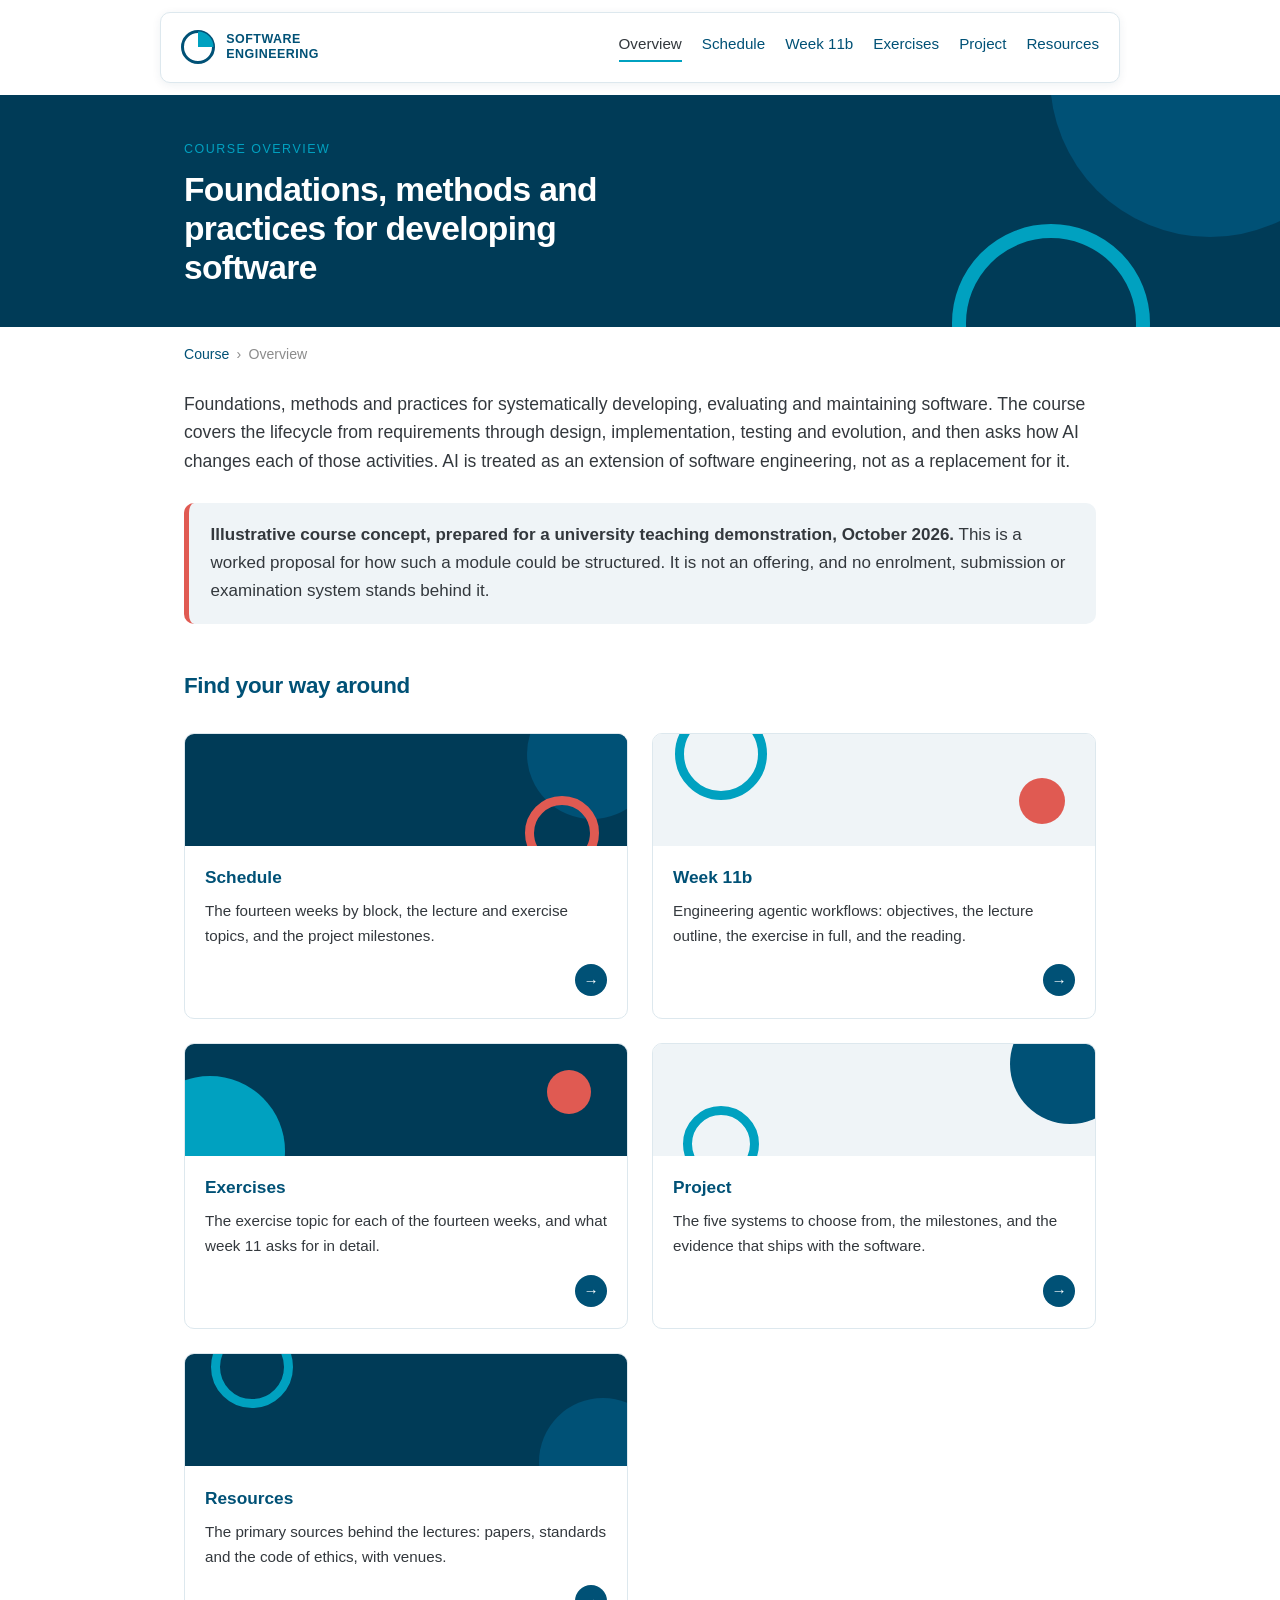
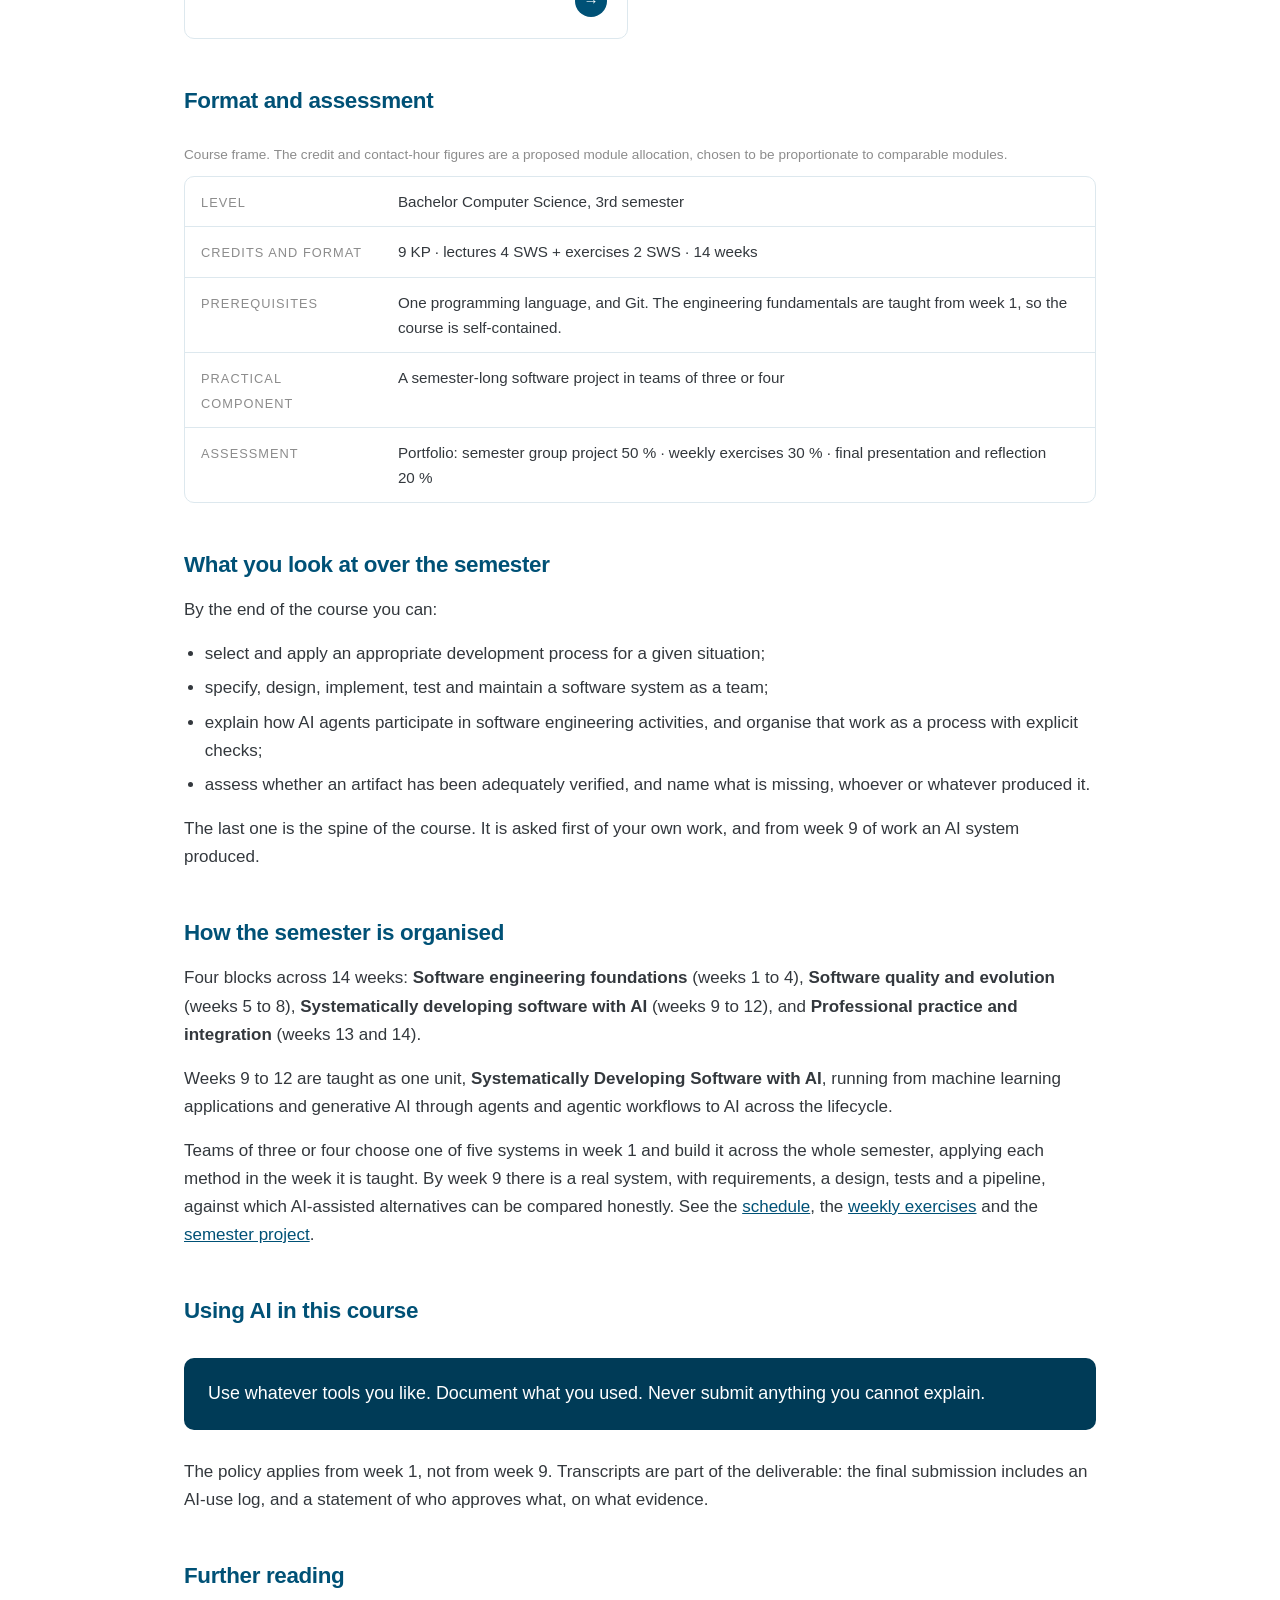
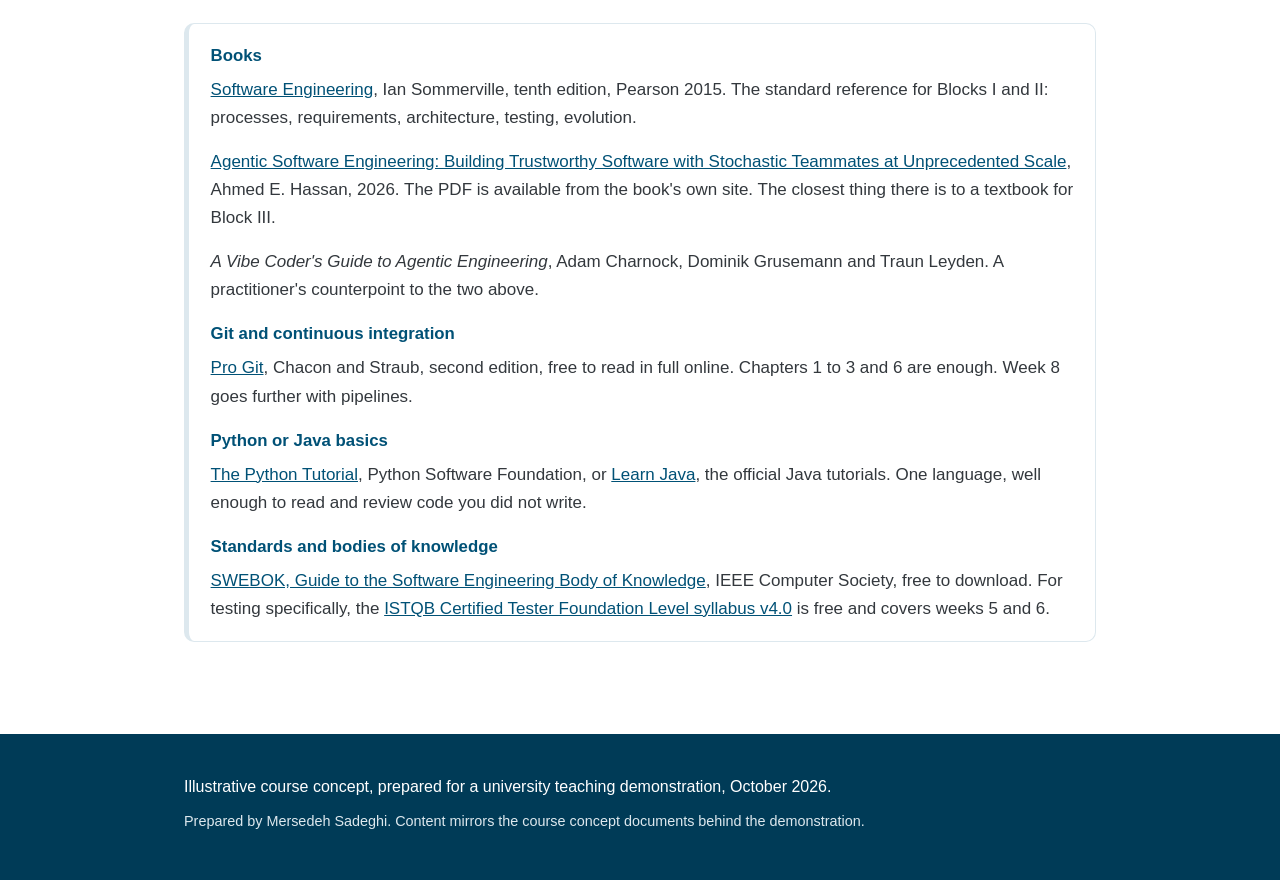
<file: index.html>
<!DOCTYPE html>
<html lang="en">
<head>
<meta charset="utf-8">
<meta name="viewport" content="width=device-width, initial-scale=1">
<title>Software Engineering</title>
<meta name="description" content="Illustrative course concept: Software Engineering. Bachelor Computer Science, 3rd semester, 14 weeks.">
<link rel="stylesheet" href="style.css">
</head>
<body>

<header class="site-head">
  <div class="head-card">
    <a class="brand" href="index.html">
      <svg class="brand-mark" viewBox="0 0 34 34" aria-hidden="true" focusable="false"><circle cx="17" cy="17" r="15.5" fill="none" stroke="#005176" stroke-width="3"/><path d="M17 1.5a15.5 15.5 0 0 1 15.5 15.5H17Z" fill="#00A1C0"/></svg>
      <span class="brand-text">Software<br>Engineering</span>
    </a>
    <nav class="site-nav" aria-label="Main">
      <ul>
        <li><a href="index.html" aria-current="page">Overview</a></li>
        <li><a href="schedule.html">Schedule</a></li>
        <li><a href="week11.html">Week 11b</a></li>
        <li><a href="exercises.html">Exercises</a></li>
        <li><a href="project.html">Project</a></li>
        <li><a href="resources.html">Resources</a></li>
      </ul>
    </nav>
  </div>
</header>

<div class="hero">
  <div class="wrap hero-inner">
    <span class="eyebrow">Course overview</span>
    <h1>Foundations, methods and practices for developing software</h1>
  </div>
</div>

<nav class="wrap crumbs" aria-label="Breadcrumb">
  <a href="index.html">Course</a><span>&rsaquo;</span>Overview
</nav>

<main>
<div class="wrap">
  <p class="lede">Foundations, methods and practices for systematically developing, evaluating and maintaining software. The course covers the lifecycle from requirements through design, implementation, testing and evolution, and then asks how AI changes each of those activities. AI is treated as an extension of software engineering, not as a replacement for it.</p>

  <div class="box box-flag">
    <p><strong>Illustrative course concept, prepared for a university teaching demonstration, October 2026.</strong> This is a worked proposal for how such a module could be structured. It is not an offering, and no enrolment, submission or examination system stands behind it.</p>
  </div>

  <h2>Find your way around</h2>

  <div class="cards">
    <a class="card" href="schedule.html">
      <div class="card-panel"></div>
      <div class="card-body">
        <h3>Schedule</h3>
        <p>The fourteen weeks by block, the lecture and exercise topics, and the project milestones.</p>
        <span class="card-go" aria-hidden="true">&rarr;</span>
      </div>
    </a>
    <a class="card" href="week11.html">
      <div class="card-panel"></div>
      <div class="card-body">
        <h3>Week 11b</h3>
        <p>Engineering agentic workflows: objectives, the lecture outline, the exercise in full, and the reading.</p>
        <span class="card-go" aria-hidden="true">&rarr;</span>
      </div>
    </a>
    <a class="card" href="exercises.html">
      <div class="card-panel"></div>
      <div class="card-body">
        <h3>Exercises</h3>
        <p>The exercise topic for each of the fourteen weeks, and what week 11 asks for in detail.</p>
        <span class="card-go" aria-hidden="true">&rarr;</span>
      </div>
    </a>
    <a class="card" href="project.html">
      <div class="card-panel"></div>
      <div class="card-body">
        <h3>Project</h3>
        <p>The five systems to choose from, the milestones, and the evidence that ships with the software.</p>
        <span class="card-go" aria-hidden="true">&rarr;</span>
      </div>
    </a>
    <a class="card" href="resources.html">
      <div class="card-panel"></div>
      <div class="card-body">
        <h3>Resources</h3>
        <p>The primary sources behind the lectures: papers, standards and the code of ethics, with venues.</p>
        <span class="card-go" aria-hidden="true">&rarr;</span>
      </div>
    </a>
  </div>

  <h2>Format and assessment</h2>

  <p class="tcap">Course frame. The credit and contact-hour figures are a proposed module allocation, chosen to be proportionate to comparable modules.</p>
  <div class="table-card">
    <table>
    <tbody>
      <tr><td data-label="Item"><span class="label">Level</span></td><td data-label="Detail">Bachelor Computer Science, 3rd semester</td></tr>
      <tr><td data-label="Item"><span class="label">Credits and format</span></td><td data-label="Detail">9 KP &middot; lectures 4 SWS + exercises 2 SWS &middot; 14 weeks</td></tr>
      <tr><td data-label="Item"><span class="label">Prerequisites</span></td><td data-label="Detail">One programming language, and Git. The engineering fundamentals are taught from week 1, so the course is self-contained.</td></tr>
      <tr><td data-label="Item"><span class="label">Practical component</span></td><td data-label="Detail">A semester-long software project in teams of three or four</td></tr>
      <tr><td data-label="Item"><span class="label">Assessment</span></td><td data-label="Detail">Portfolio: semester group project 50&nbsp;% &middot; weekly exercises 30&nbsp;% &middot; final presentation and reflection 20&nbsp;%</td></tr>
    </tbody>
  </table>
  </div>

  <h2>What you look at over the semester</h2>

  <p>By the end of the course you can:</p>

  <ul>
    <li>select and apply an appropriate development process for a given situation;</li>
    <li>specify, design, implement, test and maintain a software system as a team;</li>
    <li>explain how AI agents participate in software engineering activities, and organise that work as a process with explicit checks;</li>
    <li>assess whether an artifact has been adequately verified, and name what is missing, whoever or whatever produced it.</li>
  </ul>

  <p>The last one is the spine of the course. It is asked first of your own work, and from week 9 of work an AI system produced.</p>

  <h2>How the semester is organised</h2>

  <p>Four blocks across 14 weeks: <strong>Software engineering foundations</strong> (weeks 1 to 4), <strong>Software quality and evolution</strong> (weeks 5 to 8), <strong>Systematically developing software with AI</strong> (weeks 9 to 12), and <strong>Professional practice and integration</strong> (weeks 13 and 14).</p>

  <p>Weeks 9 to 12 are taught as one unit, <strong>Systematically Developing Software with AI</strong>, running from machine learning applications and generative AI through agents and agentic workflows to AI across the lifecycle.</p>

  <p>Teams of three or four choose one of five systems in week 1 and build it across the whole semester, applying each method in the week it is taught. By week 9 there is a real system, with requirements, a design, tests and a pipeline, against which AI-assisted alternatives can be compared honestly. See the <a href="schedule.html">schedule</a>, the <a href="exercises.html">weekly exercises</a> and the <a href="project.html">semester project</a>.</p>

  <h2>Using AI in this course</h2>

  <p class="policy">Use whatever tools you like. Document what you used. Never submit anything you cannot explain.</p>

  <p>The policy applies from week 1, not from week 9. Transcripts are part of the deliverable: the final submission includes an AI-use log, and a statement of who approves what, on what evidence.</p>

  <h2>Further reading</h2>

  <div class="box box-quiet">
    <h3>Books</h3>
    <p><a href="https://www.pearson.com/en-us/subject-catalog/p/software-engineering/P200000003258/9780137503148">Software Engineering</a>, Ian Sommerville, tenth edition, Pearson 2015. The standard reference for Blocks I and II: processes, requirements, architecture, testing, evolution.</p>

    <p><a href="https://agenticse-book.github.io/">Agentic Software Engineering: Building Trustworthy Software with Stochastic Teammates at Unprecedented Scale</a>, Ahmed E. Hassan, 2026. The PDF is available from the book's own site. The closest thing there is to a textbook for Block III.</p>

    <p><em>A Vibe Coder's Guide to Agentic Engineering</em>, Adam Charnock, Dominik Grusemann and Traun Leyden. A practitioner's counterpoint to the two above.</p>

    <h3>Git and continuous integration</h3>
    <p><a href="https://git-scm.com/book/en/v2">Pro Git</a>, Chacon and Straub, second edition, free to read in full online. Chapters 1 to 3 and 6 are enough. Week 8 goes further with pipelines.</p>

    <h3>Python or Java basics</h3>
    <p><a href="https://docs.python.org/3/tutorial/">The Python Tutorial</a>, Python Software Foundation, or <a href="https://dev.java/learn/">Learn Java</a>, the official Java tutorials. One language, well enough to read and review code you did not write.</p>

    <h3>Standards and bodies of knowledge</h3>
    <p><a href="https://www.computer.org/education/bodies-of-knowledge/software-engineering">SWEBOK, Guide to the Software Engineering Body of Knowledge</a>, IEEE Computer Society, free to download. For testing specifically, the <a href="https://www.istqb.org/certifications/certified-tester-foundation-level/">ISTQB Certified Tester Foundation Level syllabus v4.0</a> is free and covers weeks 5 and 6.</p>
  </div>
</div>
</main>

<footer class="site-foot">
  <div class="wrap">
    <p class="honesty">Illustrative course concept, prepared for a university teaching demonstration, October 2026.</p>
    <p>Prepared by Mersedeh Sadeghi. Content mirrors the course concept documents behind the demonstration.</p>
  </div>
</footer>

</body>
</html>
</file>
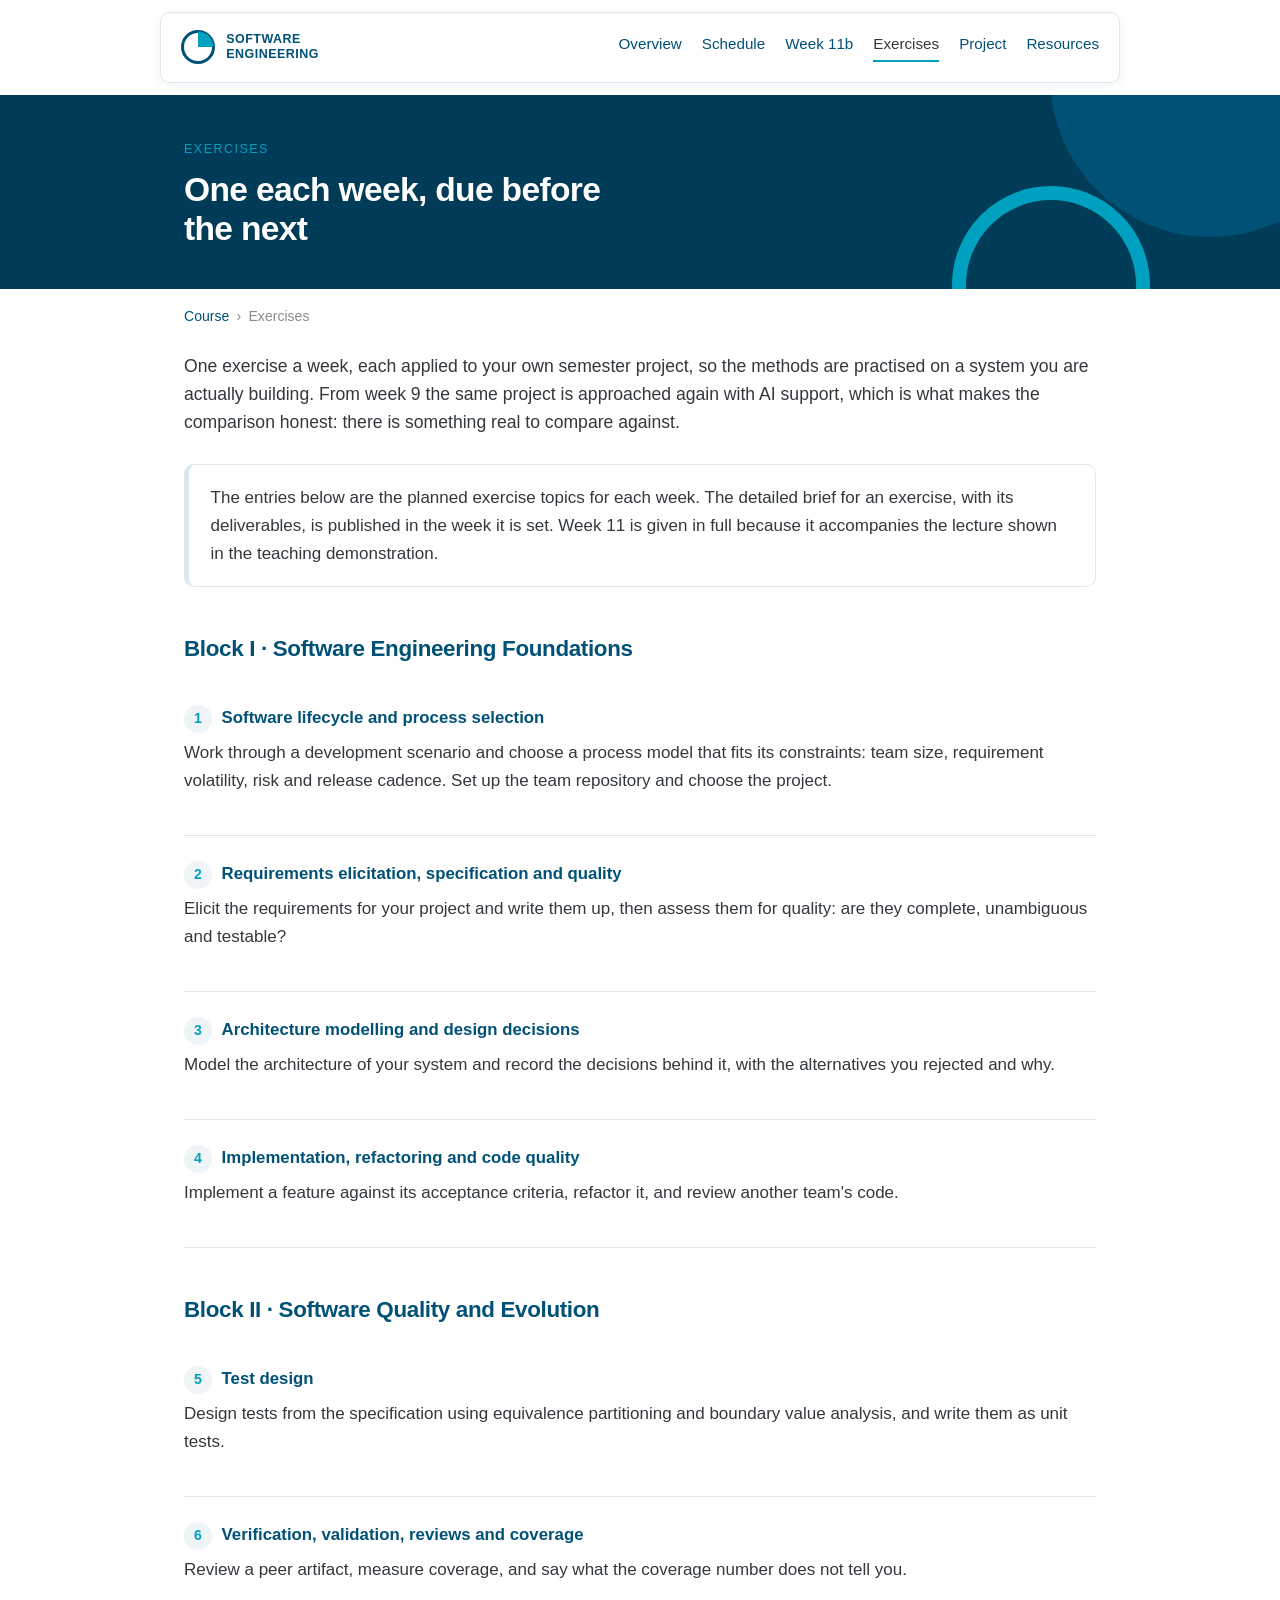
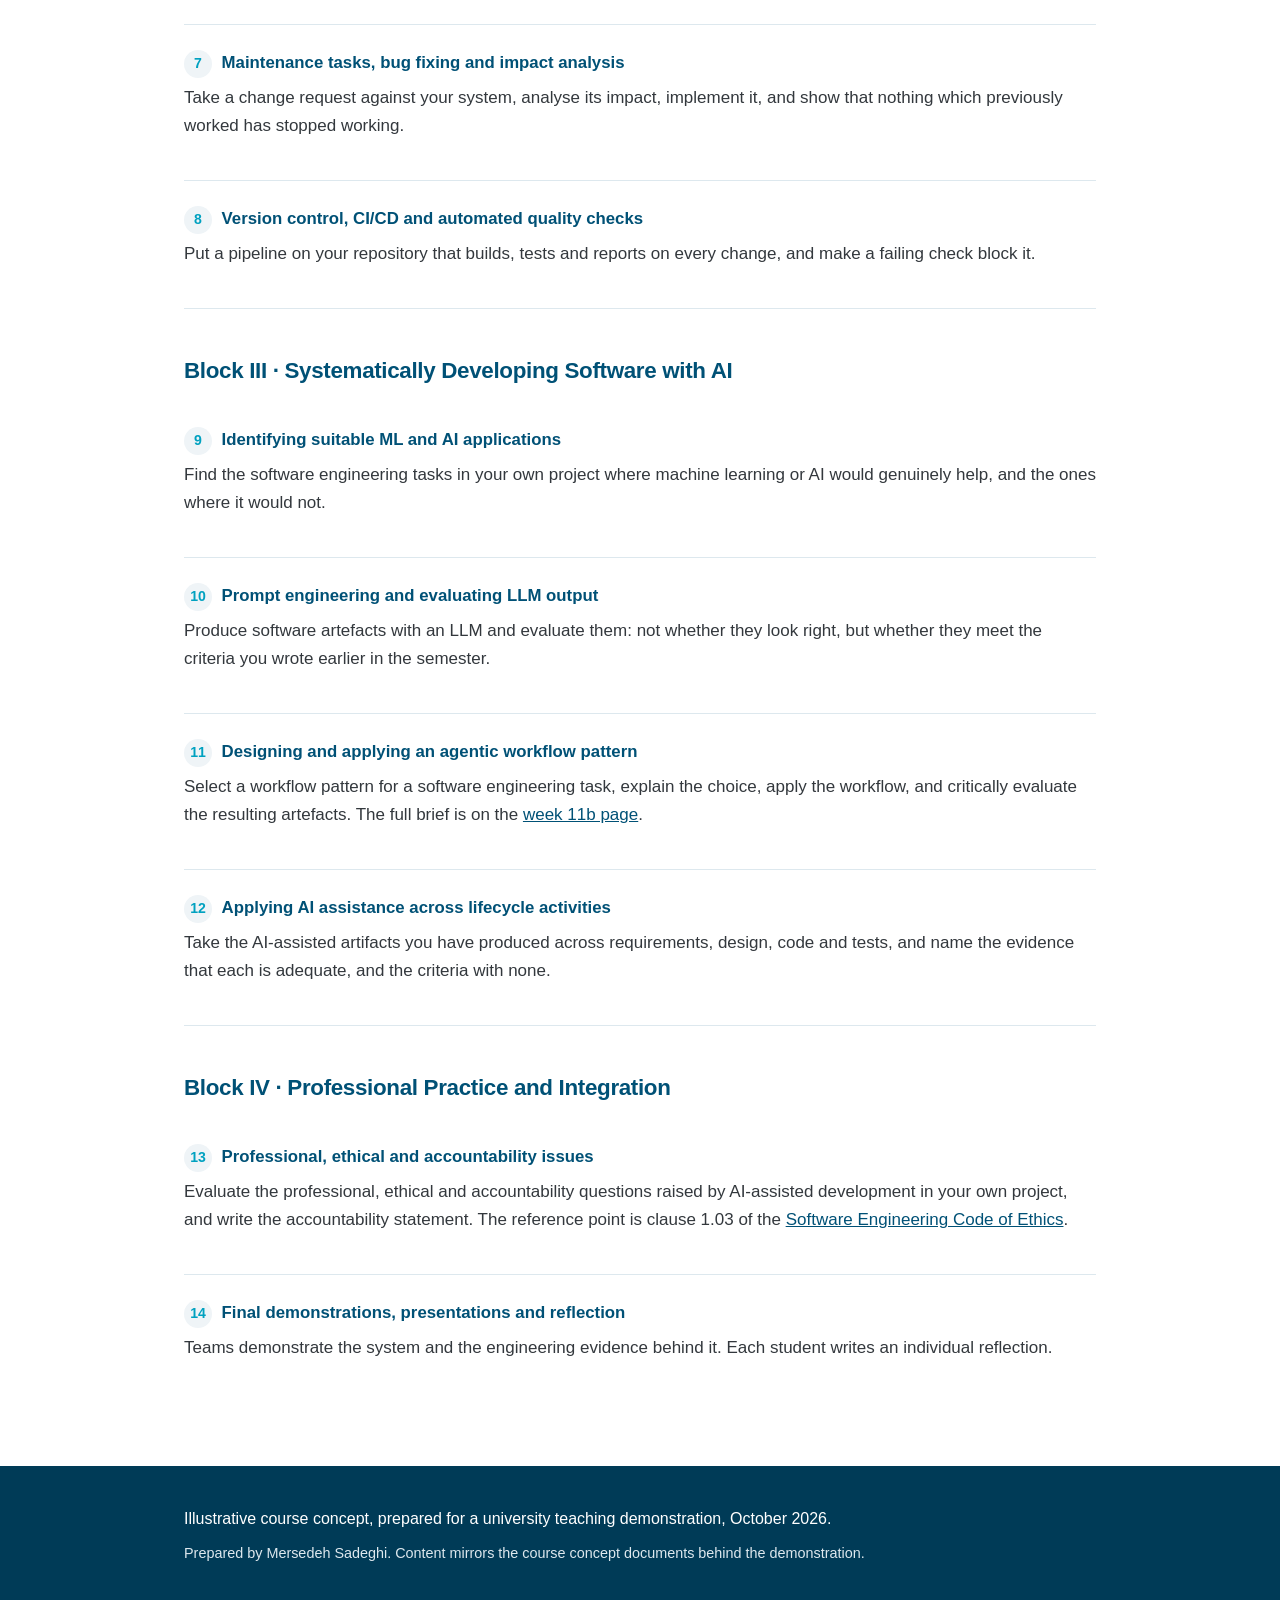
<file: exercises.html>
<!DOCTYPE html>
<html lang="en">
<head>
<meta charset="utf-8">
<meta name="viewport" content="width=device-width, initial-scale=1">
<title>Exercises &middot; Software Engineering</title>
<meta name="description" content="The exercise topic for each of the fourteen weeks, with the week 11 brief in full.">
<link rel="stylesheet" href="style.css">
</head>
<body>

<header class="site-head">
  <div class="head-card">
    <a class="brand" href="index.html">
      <svg class="brand-mark" viewBox="0 0 34 34" aria-hidden="true" focusable="false"><circle cx="17" cy="17" r="15.5" fill="none" stroke="#005176" stroke-width="3"/><path d="M17 1.5a15.5 15.5 0 0 1 15.5 15.5H17Z" fill="#00A1C0"/></svg>
      <span class="brand-text">Software<br>Engineering</span>
    </a>
    <nav class="site-nav" aria-label="Main">
      <ul>
        <li><a href="index.html">Overview</a></li>
        <li><a href="schedule.html">Schedule</a></li>
        <li><a href="week11.html">Week 11b</a></li>
        <li><a href="exercises.html" aria-current="page">Exercises</a></li>
        <li><a href="project.html">Project</a></li>
        <li><a href="resources.html">Resources</a></li>
      </ul>
    </nav>
  </div>
</header>

<div class="hero">
  <div class="wrap hero-inner">
    <span class="eyebrow">Exercises</span>
    <h1>One each week, due before the next</h1>
  </div>
</div>

<nav class="wrap crumbs" aria-label="Breadcrumb">
  <a href="index.html">Course</a><span>&rsaquo;</span>Exercises
</nav>

<main>
<div class="wrap">
  <p class="lede">One exercise a week, each applied to your own semester project, so the methods are practised on a system you are actually building. From week 9 the same project is approached again with AI support, which is what makes the comparison honest: there is something real to compare against.</p>

  <div class="box box-quiet">
    <p>The entries below are the planned exercise topics for each week. The detailed brief for an exercise, with its deliverables, is published in the week it is set. Week 11 is given in full because it accompanies the lecture shown in the teaching demonstration.</p>
  </div>

  <h2>Block I &middot; Software Engineering Foundations</h2>

  <div class="entry">
    <h3><span class="wkno">1</span>Software lifecycle and process selection</h3>
    <p>Work through a development scenario and choose a process model that fits its constraints: team size, requirement volatility, risk and release cadence. Set up the team repository and choose the project.</p>
  </div>

  <div class="entry">
    <h3><span class="wkno">2</span>Requirements elicitation, specification and quality</h3>
    <p>Elicit the requirements for your project and write them up, then assess them for quality: are they complete, unambiguous and testable?</p>
  </div>

  <div class="entry">
    <h3><span class="wkno">3</span>Architecture modelling and design decisions</h3>
    <p>Model the architecture of your system and record the decisions behind it, with the alternatives you rejected and why.</p>
  </div>

  <div class="entry">
    <h3><span class="wkno">4</span>Implementation, refactoring and code quality</h3>
    <p>Implement a feature against its acceptance criteria, refactor it, and review another team's code.</p>
  </div>

  <h2>Block II &middot; Software Quality and Evolution</h2>

  <div class="entry">
    <h3><span class="wkno">5</span>Test design</h3>
    <p>Design tests from the specification using equivalence partitioning and boundary value analysis, and write them as unit tests.</p>
  </div>

  <div class="entry">
    <h3><span class="wkno">6</span>Verification, validation, reviews and coverage</h3>
    <p>Review a peer artifact, measure coverage, and say what the coverage number does not tell you.</p>
  </div>

  <div class="entry">
    <h3><span class="wkno">7</span>Maintenance tasks, bug fixing and impact analysis</h3>
    <p>Take a change request against your system, analyse its impact, implement it, and show that nothing which previously worked has stopped working.</p>
  </div>

  <div class="entry">
    <h3><span class="wkno">8</span>Version control, CI/CD and automated quality checks</h3>
    <p>Put a pipeline on your repository that builds, tests and reports on every change, and make a failing check block it.</p>
  </div>

  <h2>Block III &middot; Systematically Developing Software with AI</h2>

  <div class="entry">
    <h3><span class="wkno">9</span>Identifying suitable ML and AI applications</h3>
    <p>Find the software engineering tasks in your own project where machine learning or AI would genuinely help, and the ones where it would not.</p>
  </div>

  <div class="entry">
    <h3><span class="wkno">10</span>Prompt engineering and evaluating LLM output</h3>
    <p>Produce software artefacts with an LLM and evaluate them: not whether they look right, but whether they meet the criteria you wrote earlier in the semester.</p>
  </div>

  <div class="entry" id="ex11">
    <h3><span class="wkno">11</span>Designing and applying an agentic workflow pattern</h3>
    <p>Select a workflow pattern for a software engineering task, explain the choice, apply the workflow, and critically evaluate the resulting artefacts. The full brief is on the <a href="week11.html">week 11b page</a>.</p>
  </div>

  <div class="entry">
    <h3><span class="wkno">12</span>Applying AI assistance across lifecycle activities</h3>
    <p>Take the AI-assisted artifacts you have produced across requirements, design, code and tests, and name the evidence that each is adequate, and the criteria with none.</p>
  </div>

  <h2>Block IV &middot; Professional Practice and Integration</h2>

  <div class="entry">
    <h3><span class="wkno">13</span>Professional, ethical and accountability issues</h3>
    <p>Evaluate the professional, ethical and accountability questions raised by AI-assisted development in your own project, and write the accountability statement. The reference point is clause 1.03 of the <a href="resources.html">Software Engineering Code of Ethics</a>.</p>
  </div>

  <div class="entry">
    <h3><span class="wkno">14</span>Final demonstrations, presentations and reflection</h3>
    <p>Teams demonstrate the system and the engineering evidence behind it. Each student writes an individual reflection.</p>
  </div>

</div>
</main>

<footer class="site-foot">
  <div class="wrap">
    <p class="honesty">Illustrative course concept, prepared for a university teaching demonstration, October 2026.</p>
    <p>Prepared by Mersedeh Sadeghi. Content mirrors the course concept documents behind the demonstration.</p>
  </div>
</footer>

</body>
</html>
</file>
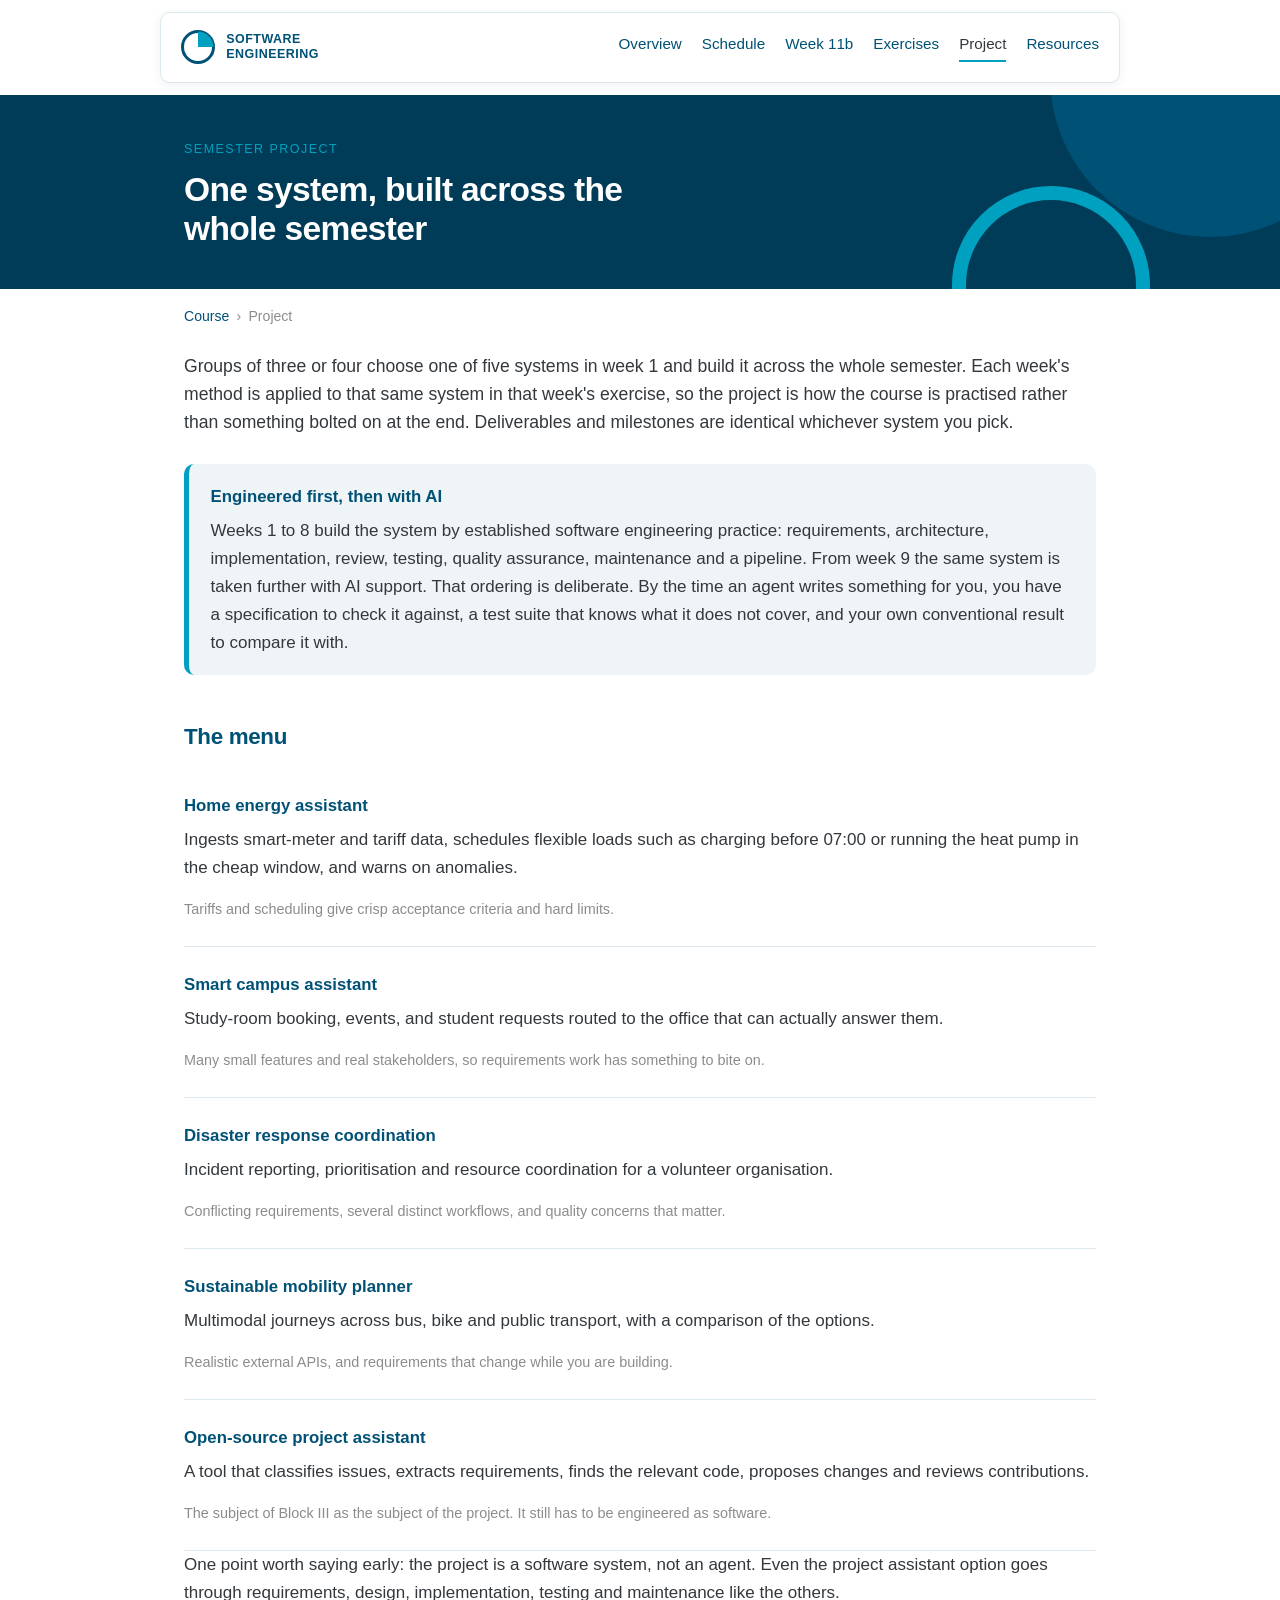
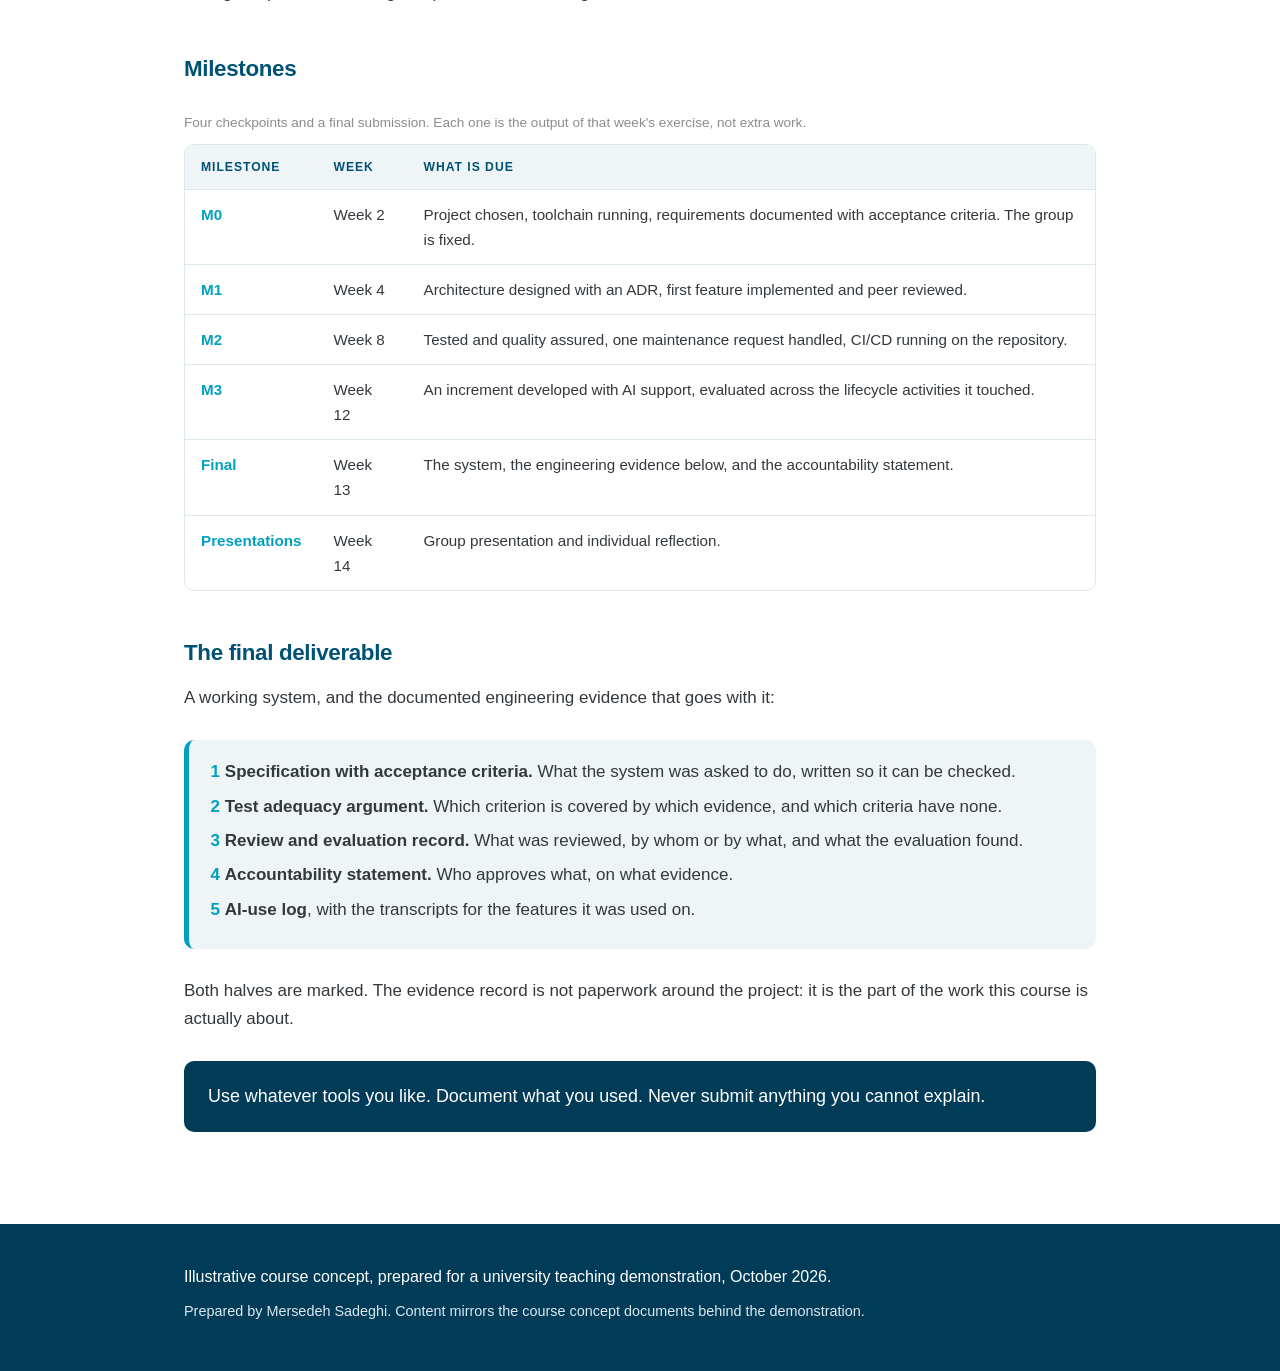
<file: project.html>
<!DOCTYPE html>
<html lang="en">
<head>
<meta charset="utf-8">
<meta name="viewport" content="width=device-width, initial-scale=1">
<title>Semester project &middot; Software Engineering</title>
<meta name="description" content="The semester team project: five systems, the milestones, and the final evidence package.">
<link rel="stylesheet" href="style.css">
</head>
<body>

<header class="site-head">
  <div class="head-card">
    <a class="brand" href="index.html">
      <svg class="brand-mark" viewBox="0 0 34 34" aria-hidden="true" focusable="false"><circle cx="17" cy="17" r="15.5" fill="none" stroke="#005176" stroke-width="3"/><path d="M17 1.5a15.5 15.5 0 0 1 15.5 15.5H17Z" fill="#00A1C0"/></svg>
      <span class="brand-text">Software<br>Engineering</span>
    </a>
    <nav class="site-nav" aria-label="Main">
      <ul>
        <li><a href="index.html">Overview</a></li>
        <li><a href="schedule.html">Schedule</a></li>
        <li><a href="week11.html">Week 11b</a></li>
        <li><a href="exercises.html">Exercises</a></li>
        <li><a href="project.html" aria-current="page">Project</a></li>
        <li><a href="resources.html">Resources</a></li>
      </ul>
    </nav>
  </div>
</header>

<div class="hero">
  <div class="wrap hero-inner">
    <span class="eyebrow">Semester project</span>
    <h1>One system, built across the whole semester</h1>
  </div>
</div>

<nav class="wrap crumbs" aria-label="Breadcrumb">
  <a href="index.html">Course</a><span>&rsaquo;</span>Project
</nav>

<main>
<div class="wrap">
  <p class="lede">Groups of three or four choose one of five systems in week 1 and build it across the whole semester. Each week's method is applied to that same system in that week's exercise, so the project is how the course is practised rather than something bolted on at the end. Deliverables and milestones are identical whichever system you pick.</p>

  <div class="box">
    <h3>Engineered first, then with AI</h3>
    <p>Weeks 1 to 8 build the system by established software engineering practice: requirements, architecture, implementation, review, testing, quality assurance, maintenance and a pipeline. From week 9 the same system is taken further with AI support. That ordering is deliberate. By the time an agent writes something for you, you have a specification to check it against, a test suite that knows what it does not cover, and your own conventional result to compare it with.</p>
  </div>

  <h2>The menu</h2>

  <div class="entry">
    <h3>Home energy assistant</h3>
    <p>Ingests smart-meter and tariff data, schedules flexible loads such as charging before 07:00 or running the heat pump in the cheap window, and warns on anomalies.</p>
    <p class="meta">Tariffs and scheduling give crisp acceptance criteria and hard limits.</p>
  </div>

  <div class="entry">
    <h3>Smart campus assistant</h3>
    <p>Study-room booking, events, and student requests routed to the office that can actually answer them.</p>
    <p class="meta">Many small features and real stakeholders, so requirements work has something to bite on.</p>
  </div>

  <div class="entry">
    <h3>Disaster response coordination</h3>
    <p>Incident reporting, prioritisation and resource coordination for a volunteer organisation.</p>
    <p class="meta">Conflicting requirements, several distinct workflows, and quality concerns that matter.</p>
  </div>

  <div class="entry">
    <h3>Sustainable mobility planner</h3>
    <p>Multimodal journeys across bus, bike and public transport, with a comparison of the options.</p>
    <p class="meta">Realistic external APIs, and requirements that change while you are building.</p>
  </div>

  <div class="entry">
    <h3>Open-source project assistant</h3>
    <p>A tool that classifies issues, extracts requirements, finds the relevant code, proposes changes and reviews contributions.</p>
    <p class="meta">The subject of Block III as the subject of the project. It still has to be engineered as software.</p>
  </div>

  <p>One point worth saying early: the project is a software system, not an agent. Even the project assistant option goes through requirements, design, implementation, testing and maintenance like the others.</p>

  <h2>Milestones</h2>

  <p class="tcap">Four checkpoints and a final submission. Each one is the output of that week's exercise, not extra work.</p>
  <div class="table-card">
    <table>
      <thead><tr><th scope="col">Milestone</th><th scope="col">Week</th><th scope="col">What is due</th></tr></thead>
      <tbody>
        <tr><td data-label="Milestone"><span class="num">M0</span></td><td data-label="Week">Week 2</td><td data-label="Due">Project chosen, toolchain running, requirements documented with acceptance criteria. The group is fixed.</td></tr>
        <tr><td data-label="Milestone"><span class="num">M1</span></td><td data-label="Week">Week 4</td><td data-label="Due">Architecture designed with an ADR, first feature implemented and peer reviewed.</td></tr>
        <tr><td data-label="Milestone"><span class="num">M2</span></td><td data-label="Week">Week 8</td><td data-label="Due">Tested and quality assured, one maintenance request handled, CI/CD running on the repository.</td></tr>
        <tr><td data-label="Milestone"><span class="num">M3</span></td><td data-label="Week">Week 12</td><td data-label="Due">An increment developed with AI support, evaluated across the lifecycle activities it touched.</td></tr>
        <tr><td data-label="Milestone"><span class="num">Final</span></td><td data-label="Week">Week 13</td><td data-label="Due">The system, the engineering evidence below, and the accountability statement.</td></tr>
        <tr><td data-label="Milestone"><span class="num">Presentations</span></td><td data-label="Week">Week 14</td><td data-label="Due">Group presentation and individual reflection.</td></tr>
      </tbody>
    </table>
  </div>

  <h2>The final deliverable</h2>

  <p>A working system, and the documented engineering evidence that goes with it:</p>

  <div class="box">
    <ul class="plain">
      <li><span class="num">1</span> <strong>Specification with acceptance criteria.</strong> What the system was asked to do, written so it can be checked.</li>
      <li><span class="num">2</span> <strong>Test adequacy argument.</strong> Which criterion is covered by which evidence, and which criteria have none.</li>
      <li><span class="num">3</span> <strong>Review and evaluation record.</strong> What was reviewed, by whom or by what, and what the evaluation found.</li>
      <li><span class="num">4</span> <strong>Accountability statement.</strong> Who approves what, on what evidence.</li>
      <li><span class="num">5</span> <strong>AI-use log</strong>, with the transcripts for the features it was used on.</li>
    </ul>
  </div>

  <p>Both halves are marked. The evidence record is not paperwork around the project: it is the part of the work this course is actually about.</p>

  <p class="policy">Use whatever tools you like. Document what you used. Never submit anything you cannot explain.</p>
</div>
</main>

<footer class="site-foot">
  <div class="wrap">
    <p class="honesty">Illustrative course concept, prepared for a university teaching demonstration, October 2026.</p>
    <p>Prepared by Mersedeh Sadeghi. Content mirrors the course concept documents behind the demonstration.</p>
  </div>
</footer>

</body>
</html>
</file>
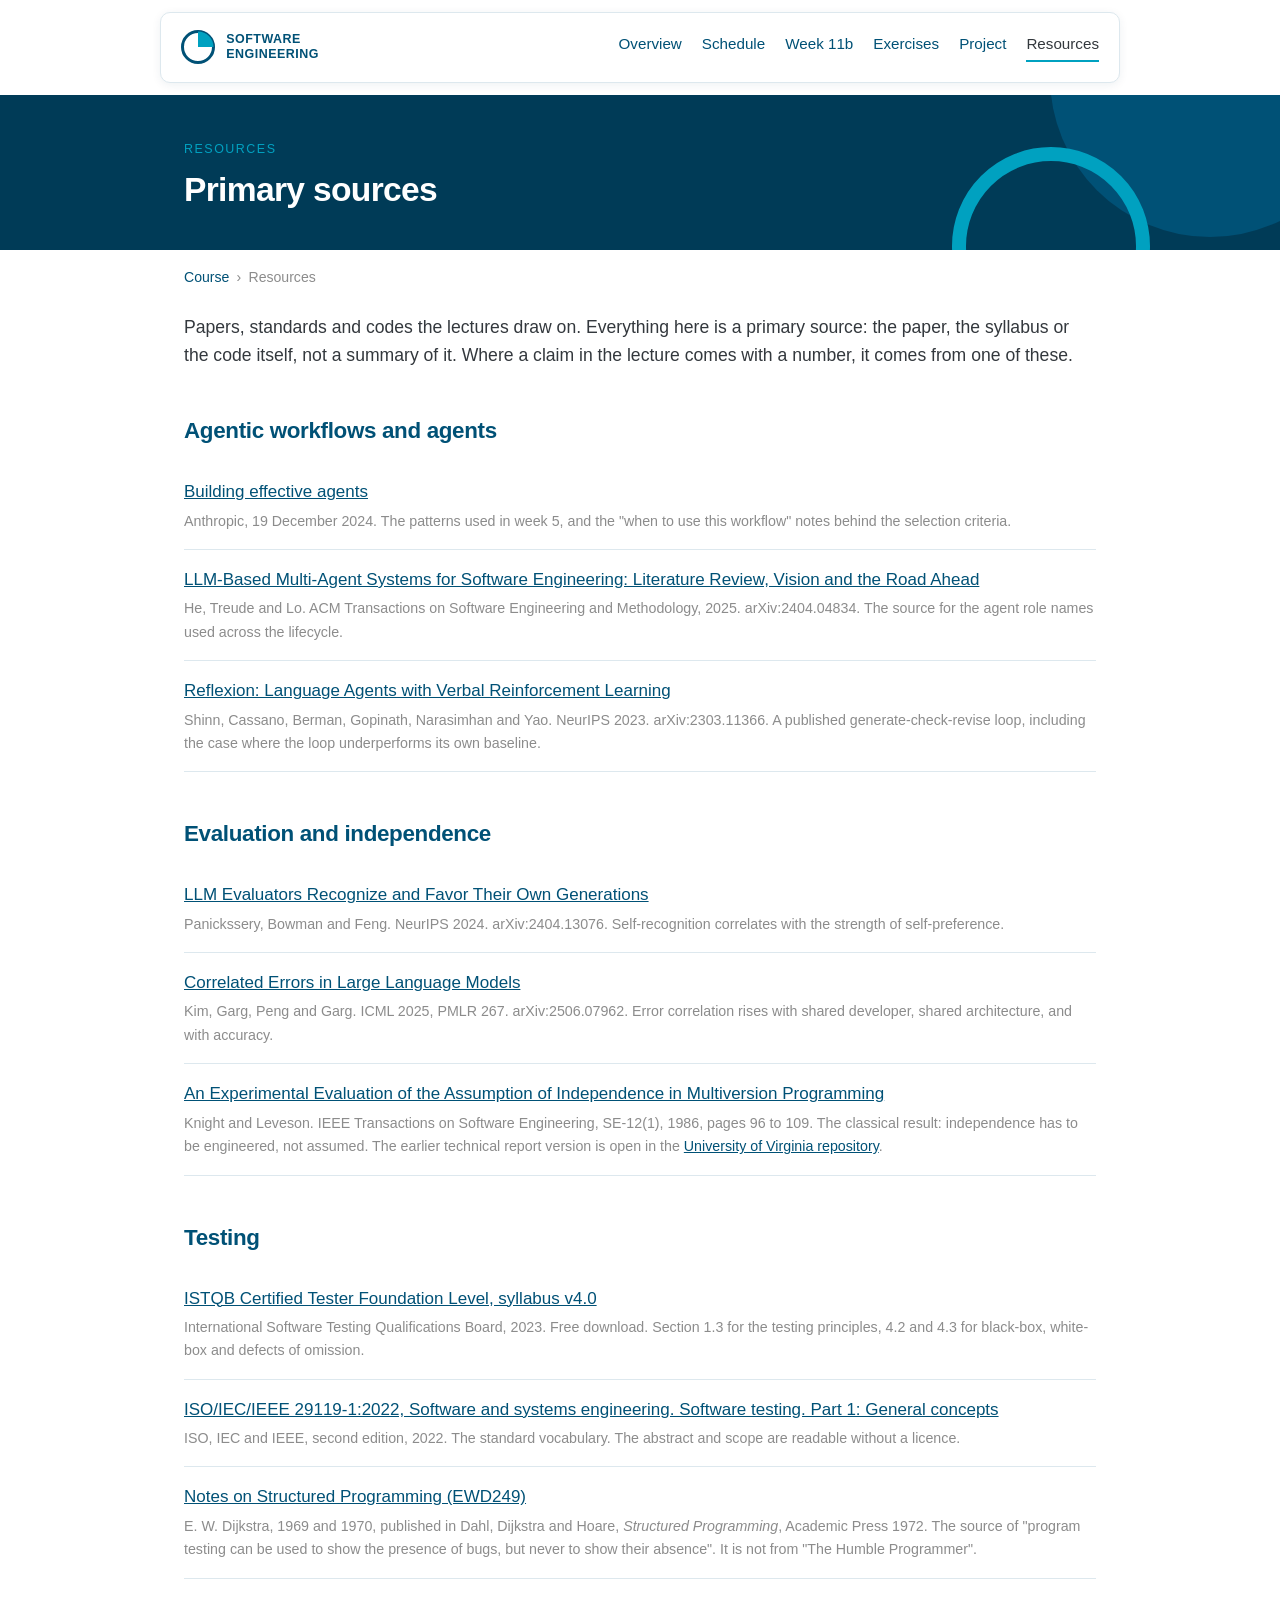
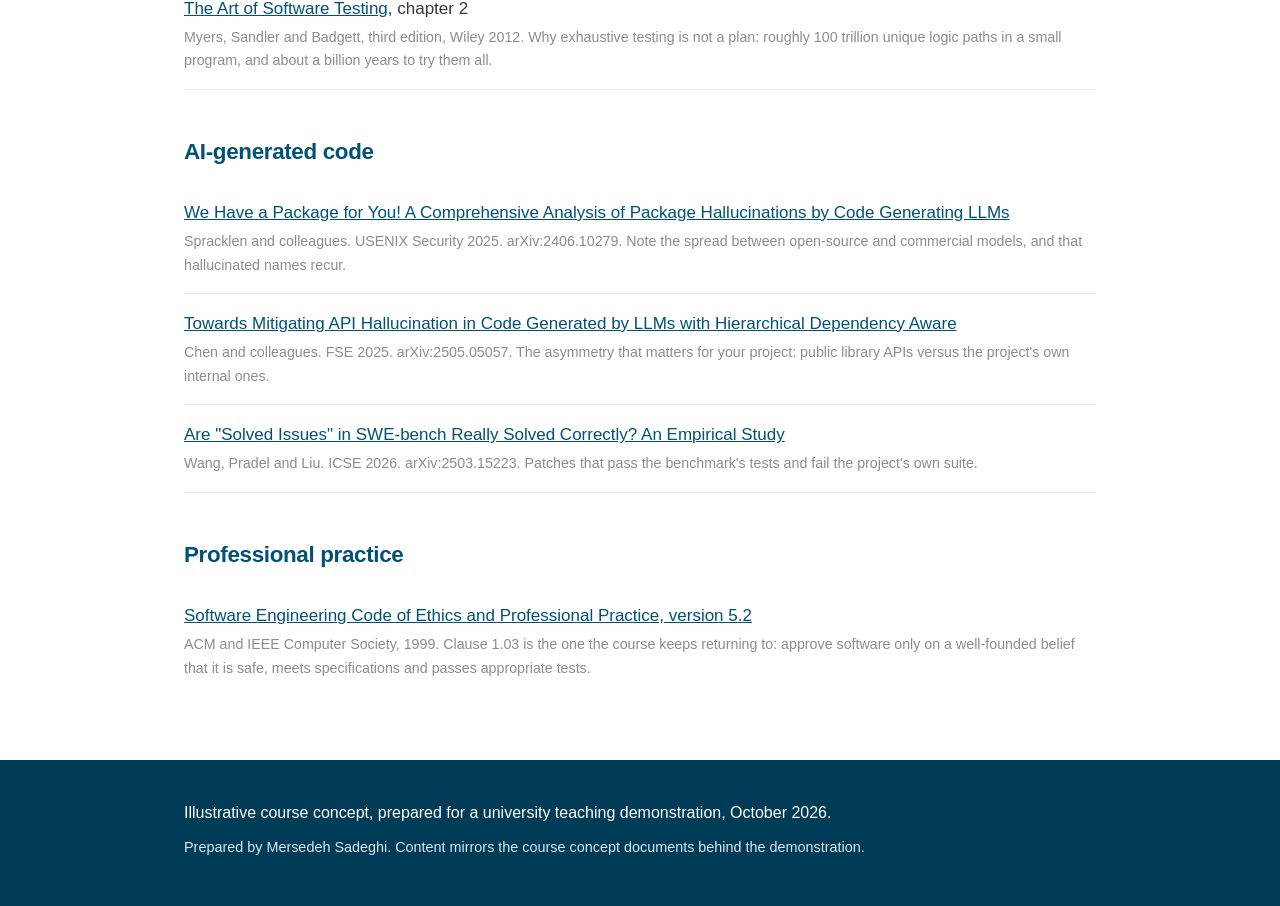
<file: resources.html>
<!DOCTYPE html>
<html lang="en">
<head>
<meta charset="utf-8">
<meta name="viewport" content="width=device-width, initial-scale=1">
<title>Resources &middot; Software Engineering</title>
<meta name="description" content="Primary sources for the course, with venues.">
<link rel="stylesheet" href="style.css">
</head>
<body>

<header class="site-head">
  <div class="head-card">
    <a class="brand" href="index.html">
      <svg class="brand-mark" viewBox="0 0 34 34" aria-hidden="true" focusable="false"><circle cx="17" cy="17" r="15.5" fill="none" stroke="#005176" stroke-width="3"/><path d="M17 1.5a15.5 15.5 0 0 1 15.5 15.5H17Z" fill="#00A1C0"/></svg>
      <span class="brand-text">Software<br>Engineering</span>
    </a>
    <nav class="site-nav" aria-label="Main">
      <ul>
        <li><a href="index.html">Overview</a></li>
        <li><a href="schedule.html">Schedule</a></li>
        <li><a href="week11.html">Week 11b</a></li>
        <li><a href="exercises.html">Exercises</a></li>
        <li><a href="project.html">Project</a></li>
        <li><a href="resources.html" aria-current="page">Resources</a></li>
      </ul>
    </nav>
  </div>
</header>

<div class="hero">
  <div class="wrap hero-inner">
    <span class="eyebrow">Resources</span>
    <h1>Primary sources</h1>
  </div>
</div>

<nav class="wrap crumbs" aria-label="Breadcrumb">
  <a href="index.html">Course</a><span>&rsaquo;</span>Resources
</nav>

<main>
<div class="wrap">

  <p class="lede">Papers, standards and codes the lectures draw on. Everything here is a primary source: the paper, the syllabus or the code itself, not a summary of it. Where a claim in the lecture comes with a number, it comes from one of these.</p>

  <h2>Agentic workflows and agents</h2>

  <div class="ref">
    <p><a href="https://www.anthropic.com/research/building-effective-agents">Building effective agents</a></p>
    <p class="venue">Anthropic, 19 December 2024. The patterns used in week 5, and the "when to use this workflow" notes behind the selection criteria.</p>
  </div>

  <div class="ref">
    <p><a href="https://arxiv.org/abs/2404.04834">LLM-Based Multi-Agent Systems for Software Engineering: Literature Review, Vision and the Road Ahead</a></p>
    <p class="venue">He, Treude and Lo. ACM Transactions on Software Engineering and Methodology, 2025. arXiv:2404.04834. The source for the agent role names used across the lifecycle.</p>
  </div>

  <div class="ref">
    <p><a href="https://arxiv.org/abs/2303.11366">Reflexion: Language Agents with Verbal Reinforcement Learning</a></p>
    <p class="venue">Shinn, Cassano, Berman, Gopinath, Narasimhan and Yao. NeurIPS 2023. arXiv:2303.11366. A published generate-check-revise loop, including the case where the loop underperforms its own baseline.</p>
  </div>

  <h2>Evaluation and independence</h2>

  <div class="ref">
    <p><a href="https://papers.nips.cc/paper_files/paper/2024/hash/7f1f0218e45f5414c79c0679633e47bc-Abstract-Conference.html">LLM Evaluators Recognize and Favor Their Own Generations</a></p>
    <p class="venue">Panickssery, Bowman and Feng. NeurIPS 2024. arXiv:2404.13076. Self-recognition correlates with the strength of self-preference.</p>
  </div>

  <div class="ref">
    <p><a href="https://proceedings.mlr.press/v267/kim25e.html">Correlated Errors in Large Language Models</a></p>
    <p class="venue">Kim, Garg, Peng and Garg. ICML 2025, PMLR 267. arXiv:2506.07962. Error correlation rises with shared developer, shared architecture, and with accuracy.</p>
  </div>

  <div class="ref">
    <p><a href="https://www.kth.se/social/files/564df871f2765419e306178d/KnightLeveson.pdf">An Experimental Evaluation of the Assumption of Independence in Multiversion Programming</a></p>
    <p class="venue">Knight and Leveson. IEEE Transactions on Software Engineering, SE-12(1), 1986, pages 96 to 109. The classical result: independence has to be engineered, not assumed. The earlier technical report version is open in the <a href="https://libraopen.lib.virginia.edu/public_view/jd472w463">University of Virginia repository</a>.</p>
  </div>

  <h2>Testing</h2>

  <div class="ref">
    <p><a href="https://www.istqb.org/certifications/certified-tester-foundation-level/">ISTQB Certified Tester Foundation Level, syllabus v4.0</a></p>
    <p class="venue">International Software Testing Qualifications Board, 2023. Free download. Section 1.3 for the testing principles, 4.2 and 4.3 for black-box, white-box and defects of omission.</p>
  </div>

  <div class="ref">
    <p><a href="https://www.iso.org/standard/81291.html">ISO/IEC/IEEE 29119-1:2022, Software and systems engineering. Software testing. Part 1: General concepts</a></p>
    <p class="venue">ISO, IEC and IEEE, second edition, 2022. The standard vocabulary. The abstract and scope are readable without a licence.</p>
  </div>

  <div class="ref">
    <p><a href="https://www.cs.utexas.edu/~EWD/transcriptions/EWD02xx/EWD249/EWD249.html">Notes on Structured Programming (EWD249)</a></p>
    <p class="venue">E. W. Dijkstra, 1969 and 1970, published in Dahl, Dijkstra and Hoare, <em>Structured Programming</em>, Academic Press 1972. The source of "program testing can be used to show the presence of bugs, but never to show their absence". It is not from "The Humble Programmer".</p>
  </div>

  <div class="ref">
    <p><a href="https://www.cs.purdue.edu/homes/bxd/307/MyersChap02.html">The Art of Software Testing</a>, chapter 2</p>
    <p class="venue">Myers, Sandler and Badgett, third edition, Wiley 2012. Why exhaustive testing is not a plan: roughly 100 trillion unique logic paths in a small program, and about a billion years to try them all.</p>
  </div>

  <h2>AI-generated code</h2>

  <div class="ref">
    <p><a href="https://www.usenix.org/system/files/usenixsecurity25-spracklen.pdf">We Have a Package for You! A Comprehensive Analysis of Package Hallucinations by Code Generating LLMs</a></p>
    <p class="venue">Spracklen and colleagues. USENIX Security 2025. arXiv:2406.10279. Note the spread between open-source and commercial models, and that hallucinated names recur.</p>
  </div>

  <div class="ref">
    <p><a href="https://arxiv.org/abs/2505.05057">Towards Mitigating API Hallucination in Code Generated by LLMs with Hierarchical Dependency Aware</a></p>
    <p class="venue">Chen and colleagues. FSE 2025. arXiv:2505.05057. The asymmetry that matters for your project: public library APIs versus the project's own internal ones.</p>
  </div>

  <div class="ref">
    <p><a href="https://arxiv.org/abs/2503.15223">Are "Solved Issues" in SWE-bench Really Solved Correctly? An Empirical Study</a></p>
    <p class="venue">Wang, Pradel and Liu. ICSE 2026. arXiv:2503.15223. Patches that pass the benchmark's tests and fail the project's own suite.</p>
  </div>

  <h2>Professional practice</h2>

  <div class="ref">
    <p><a href="https://sceweb.uhcl.edu/helm/SWEBOK_IEEE/papers/14%20SE_Code_of_Ethics.pdf">Software Engineering Code of Ethics and Professional Practice, version 5.2</a></p>
    <p class="venue">ACM and IEEE Computer Society, 1999. Clause 1.03 is the one the course keeps returning to: approve software only on a well-founded belief that it is safe, meets specifications and passes appropriate tests.</p>
  </div>

</div>
</main>

<footer class="site-foot">
  <div class="wrap">
    <p class="honesty">Illustrative course concept, prepared for a university teaching demonstration, October 2026.</p>
    <p>Prepared by Mersedeh Sadeghi. Content mirrors the course concept documents behind the demonstration.</p>
  </div>
</footer>

</body>
</html>
</file>
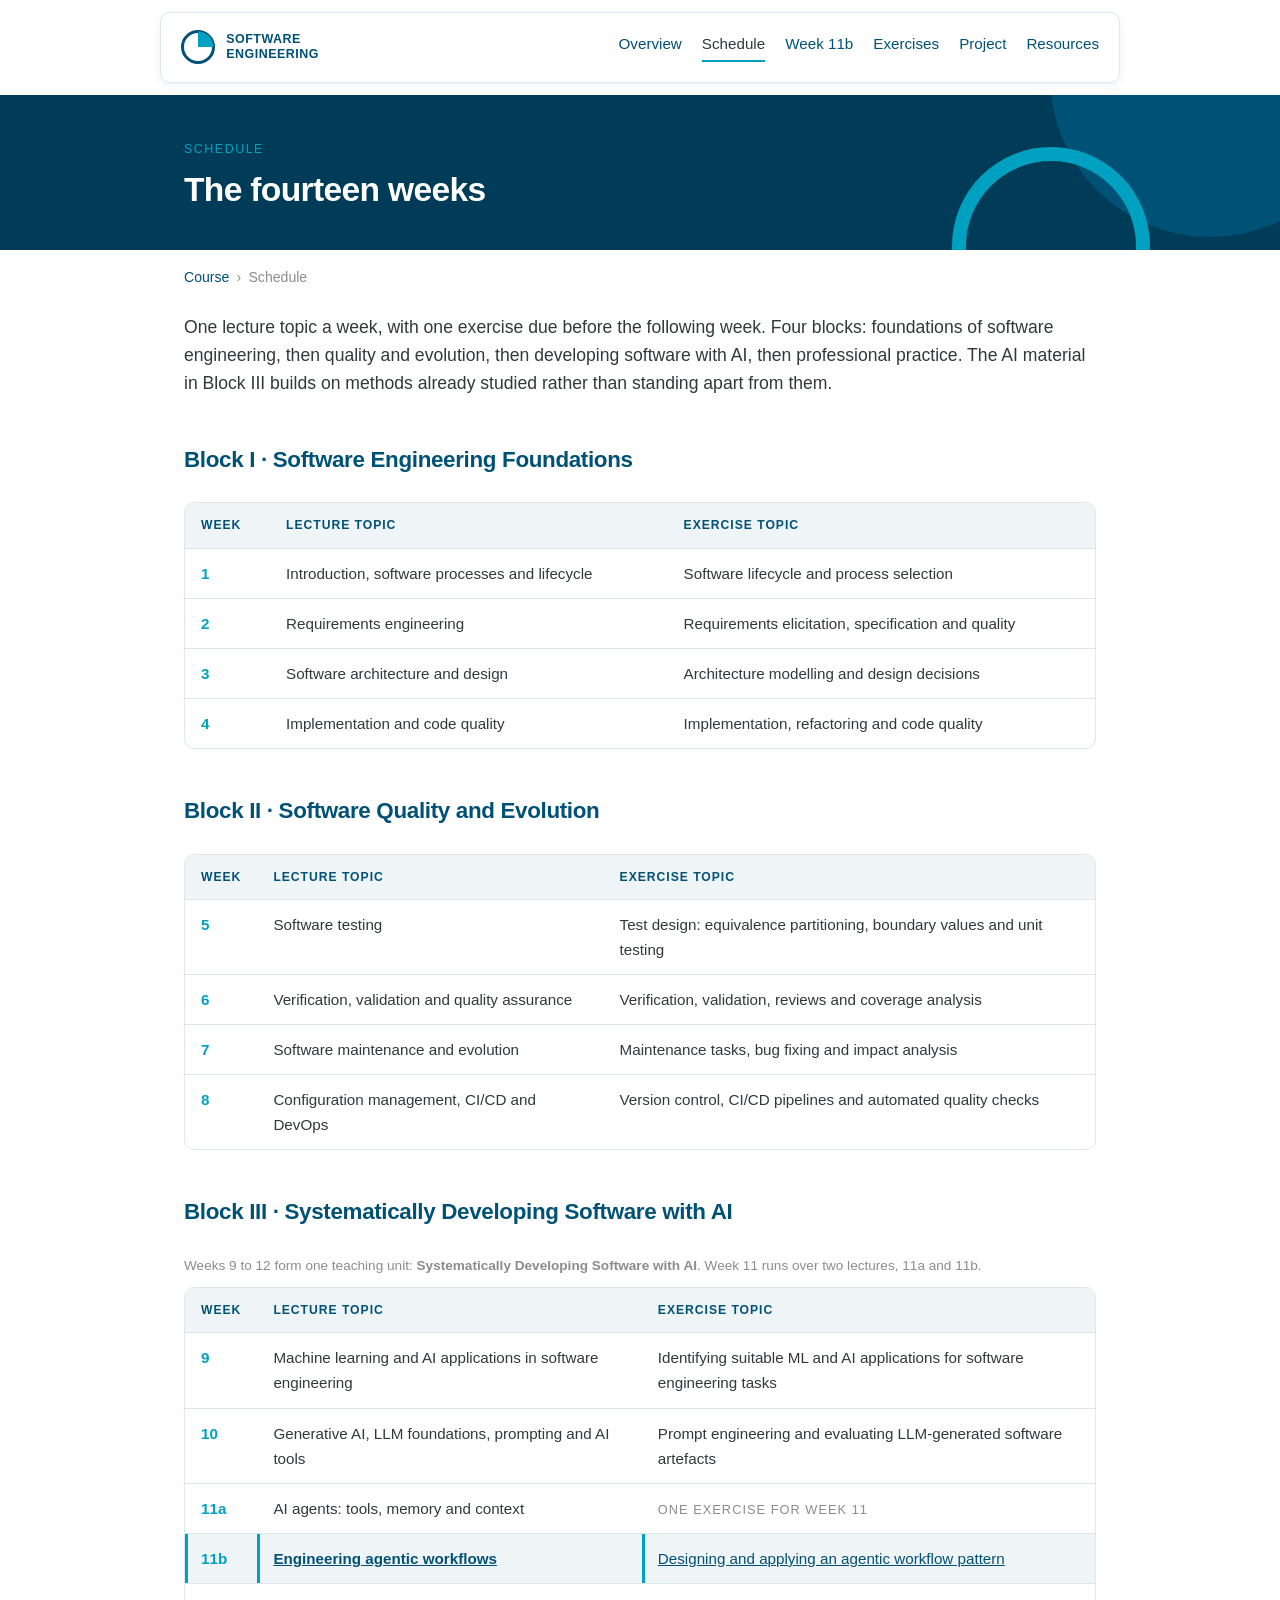
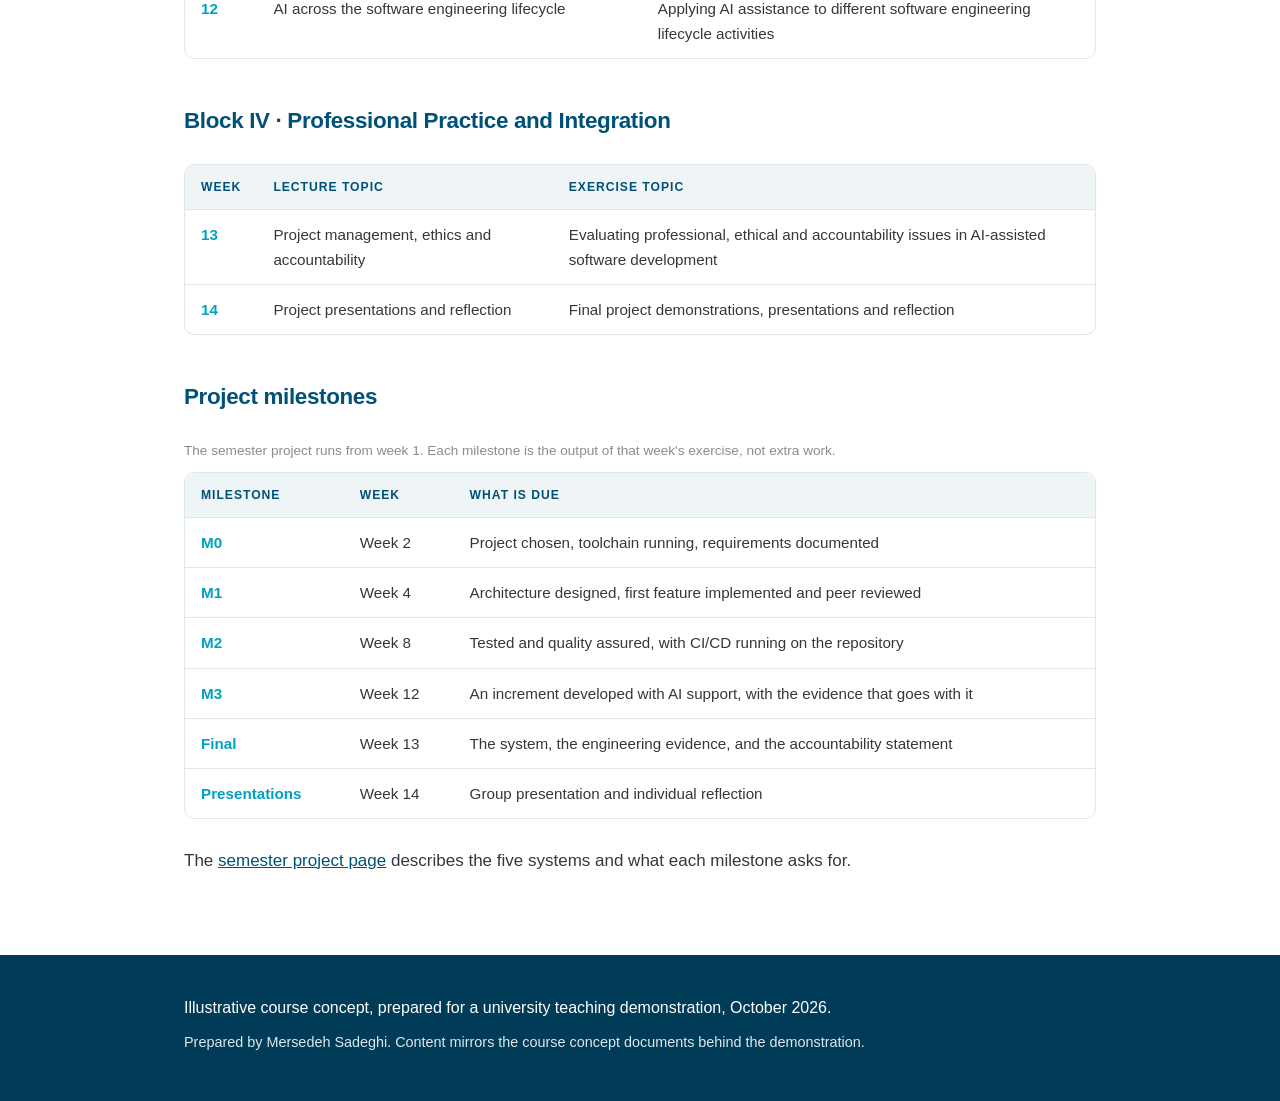
<file: schedule.html>
<!DOCTYPE html>
<html lang="en">
<head>
<meta charset="utf-8">
<meta name="viewport" content="width=device-width, initial-scale=1">
<title>Schedule &middot; Software Engineering</title>
<meta name="description" content="The fourteen weeks by block, with the exercise topic for each week and the project milestones.">
<link rel="stylesheet" href="style.css">
</head>
<body>

<header class="site-head">
  <div class="head-card">
    <a class="brand" href="index.html">
      <svg class="brand-mark" viewBox="0 0 34 34" aria-hidden="true" focusable="false"><circle cx="17" cy="17" r="15.5" fill="none" stroke="#005176" stroke-width="3"/><path d="M17 1.5a15.5 15.5 0 0 1 15.5 15.5H17Z" fill="#00A1C0"/></svg>
      <span class="brand-text">Software<br>Engineering</span>
    </a>
    <nav class="site-nav" aria-label="Main">
      <ul>
        <li><a href="index.html">Overview</a></li>
        <li><a href="schedule.html" aria-current="page">Schedule</a></li>
        <li><a href="week11.html">Week 11b</a></li>
        <li><a href="exercises.html">Exercises</a></li>
        <li><a href="project.html">Project</a></li>
        <li><a href="resources.html">Resources</a></li>
      </ul>
    </nav>
  </div>
</header>

<div class="hero">
  <div class="wrap hero-inner">
    <span class="eyebrow">Schedule</span>
    <h1>The fourteen weeks</h1>
  </div>
</div>

<nav class="wrap crumbs" aria-label="Breadcrumb">
  <a href="index.html">Course</a><span>&rsaquo;</span>Schedule
</nav>

<main>
<div class="wrap">
  <p class="lede">One lecture topic a week, with one exercise due before the following week. Four blocks: foundations of software engineering, then quality and evolution, then developing software with AI, then professional practice. The AI material in Block III builds on methods already studied rather than standing apart from them.</p>

  <h2>Block I &middot; Software Engineering Foundations</h2>
  <div class="table-card">
    <table>
      <thead><tr><th scope="col">Week</th><th scope="col">Lecture topic</th><th scope="col">Exercise topic</th></tr></thead>
      <tbody>
        <tr>
          <td class="wk" data-label="Week">1</td>
          <td data-label="Lecture topic">Introduction, software processes and lifecycle</td>
          <td data-label="Exercise topic">Software lifecycle and process selection</td>
        </tr>
        <tr>
          <td class="wk" data-label="Week">2</td>
          <td data-label="Lecture topic">Requirements engineering</td>
          <td data-label="Exercise topic">Requirements elicitation, specification and quality</td>
        </tr>
        <tr>
          <td class="wk" data-label="Week">3</td>
          <td data-label="Lecture topic">Software architecture and design</td>
          <td data-label="Exercise topic">Architecture modelling and design decisions</td>
        </tr>
        <tr>
          <td class="wk" data-label="Week">4</td>
          <td data-label="Lecture topic">Implementation and code quality</td>
          <td data-label="Exercise topic">Implementation, refactoring and code quality</td>
        </tr>
      </tbody>
    </table>
  </div>

  <h2>Block II &middot; Software Quality and Evolution</h2>
  <div class="table-card">
    <table>
      <thead><tr><th scope="col">Week</th><th scope="col">Lecture topic</th><th scope="col">Exercise topic</th></tr></thead>
      <tbody>
        <tr>
          <td class="wk" data-label="Week">5</td>
          <td data-label="Lecture topic">Software testing</td>
          <td data-label="Exercise topic">Test design: equivalence partitioning, boundary values and unit testing</td>
        </tr>
        <tr>
          <td class="wk" data-label="Week">6</td>
          <td data-label="Lecture topic">Verification, validation and quality assurance</td>
          <td data-label="Exercise topic">Verification, validation, reviews and coverage analysis</td>
        </tr>
        <tr>
          <td class="wk" data-label="Week">7</td>
          <td data-label="Lecture topic">Software maintenance and evolution</td>
          <td data-label="Exercise topic">Maintenance tasks, bug fixing and impact analysis</td>
        </tr>
        <tr>
          <td class="wk" data-label="Week">8</td>
          <td data-label="Lecture topic">Configuration management, CI/CD and DevOps</td>
          <td data-label="Exercise topic">Version control, CI/CD pipelines and automated quality checks</td>
        </tr>
      </tbody>
    </table>
  </div>

  <h2>Block III &middot; Systematically Developing Software with AI</h2>
  <p class="tcap">Weeks 9 to 12 form one teaching unit: <strong>Systematically Developing Software with AI</strong>. Week 11 runs over two lectures, 11a and 11b.</p>
  <div class="table-card">
    <table>
      <thead><tr><th scope="col">Week</th><th scope="col">Lecture topic</th><th scope="col">Exercise topic</th></tr></thead>
      <tbody>
        <tr>
          <td class="wk" data-label="Week">9</td>
          <td data-label="Lecture topic">Machine learning and AI applications in software engineering</td>
          <td data-label="Exercise topic">Identifying suitable ML and AI applications for software engineering tasks</td>
        </tr>
        <tr>
          <td class="wk" data-label="Week">10</td>
          <td data-label="Lecture topic">Generative AI, LLM foundations, prompting and AI tools</td>
          <td data-label="Exercise topic">Prompt engineering and evaluating LLM-generated software artefacts</td>
        </tr>
        <tr>
          <td class="wk" data-label="Week">11a</td>
          <td data-label="Lecture topic">AI agents: tools, memory and context</td>
          <td data-label="Exercise topic"><span class="label">one exercise for week 11</span></td>
        </tr>
        <tr class="here">
          <td class="wk" data-label="Week">11b</td>
          <td data-label="Lecture topic"><a href="week11.html"><strong>Engineering agentic workflows</strong></a></td>
          <td data-label="Exercise topic"><a href="exercises.html#ex11">Designing and applying an agentic workflow pattern</a></td>
        </tr>
        <tr>
          <td class="wk" data-label="Week">12</td>
          <td data-label="Lecture topic">AI across the software engineering lifecycle</td>
          <td data-label="Exercise topic">Applying AI assistance to different software engineering lifecycle activities</td>
        </tr>
      </tbody>
    </table>
  </div>

  <h2>Block IV &middot; Professional Practice and Integration</h2>
  <div class="table-card">
    <table>
      <thead><tr><th scope="col">Week</th><th scope="col">Lecture topic</th><th scope="col">Exercise topic</th></tr></thead>
      <tbody>
        <tr>
          <td class="wk" data-label="Week">13</td>
          <td data-label="Lecture topic">Project management, ethics and accountability</td>
          <td data-label="Exercise topic">Evaluating professional, ethical and accountability issues in AI-assisted software development</td>
        </tr>
        <tr>
          <td class="wk" data-label="Week">14</td>
          <td data-label="Lecture topic">Project presentations and reflection</td>
          <td data-label="Exercise topic">Final project demonstrations, presentations and reflection</td>
        </tr>
      </tbody>
    </table>
  </div>

  <h2>Project milestones</h2>

  <p class="tcap">The semester project runs from week 1. Each milestone is the output of that week's exercise, not extra work.</p>
  <div class="table-card">
    <table>
      <thead><tr><th scope="col">Milestone</th><th scope="col">Week</th><th scope="col">What is due</th></tr></thead>
      <tbody>
        <tr><td data-label="Milestone"><span class="num">M0</span></td><td data-label="Week">Week 2</td><td data-label="Due">Project chosen, toolchain running, requirements documented</td></tr>
        <tr><td data-label="Milestone"><span class="num">M1</span></td><td data-label="Week">Week 4</td><td data-label="Due">Architecture designed, first feature implemented and peer reviewed</td></tr>
        <tr><td data-label="Milestone"><span class="num">M2</span></td><td data-label="Week">Week 8</td><td data-label="Due">Tested and quality assured, with CI/CD running on the repository</td></tr>
        <tr><td data-label="Milestone"><span class="num">M3</span></td><td data-label="Week">Week 12</td><td data-label="Due">An increment developed with AI support, with the evidence that goes with it</td></tr>
        <tr><td data-label="Milestone"><span class="num">Final</span></td><td data-label="Week">Week 13</td><td data-label="Due">The system, the engineering evidence, and the accountability statement</td></tr>
        <tr><td data-label="Milestone"><span class="num">Presentations</span></td><td data-label="Week">Week 14</td><td data-label="Due">Group presentation and individual reflection</td></tr>
      </tbody>
    </table>
  </div>

  <p>The <a href="project.html">semester project page</a> describes the five systems and what each milestone asks for.</p>
</div>
</main>

<footer class="site-foot">
  <div class="wrap">
    <p class="honesty">Illustrative course concept, prepared for a university teaching demonstration, October 2026.</p>
    <p>Prepared by Mersedeh Sadeghi. Content mirrors the course concept documents behind the demonstration.</p>
  </div>
</footer>

</body>
</html>
</file>
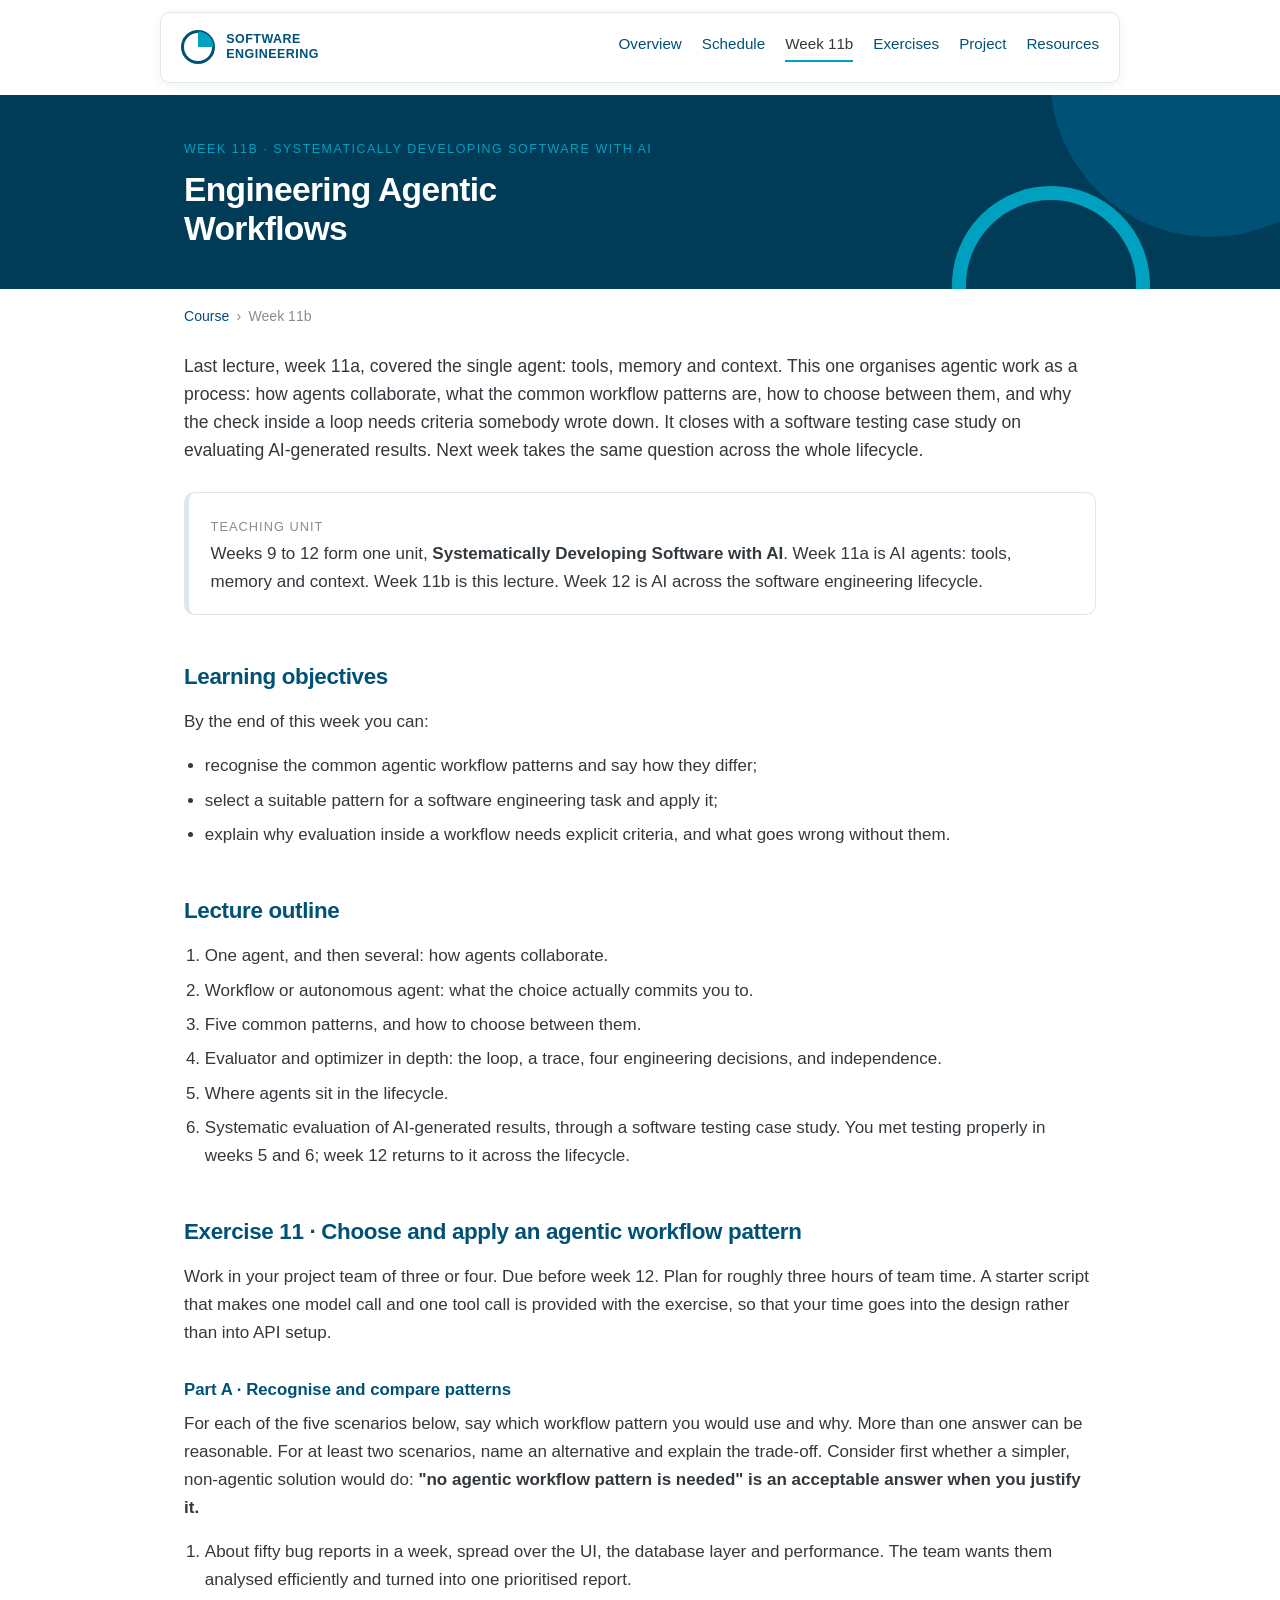
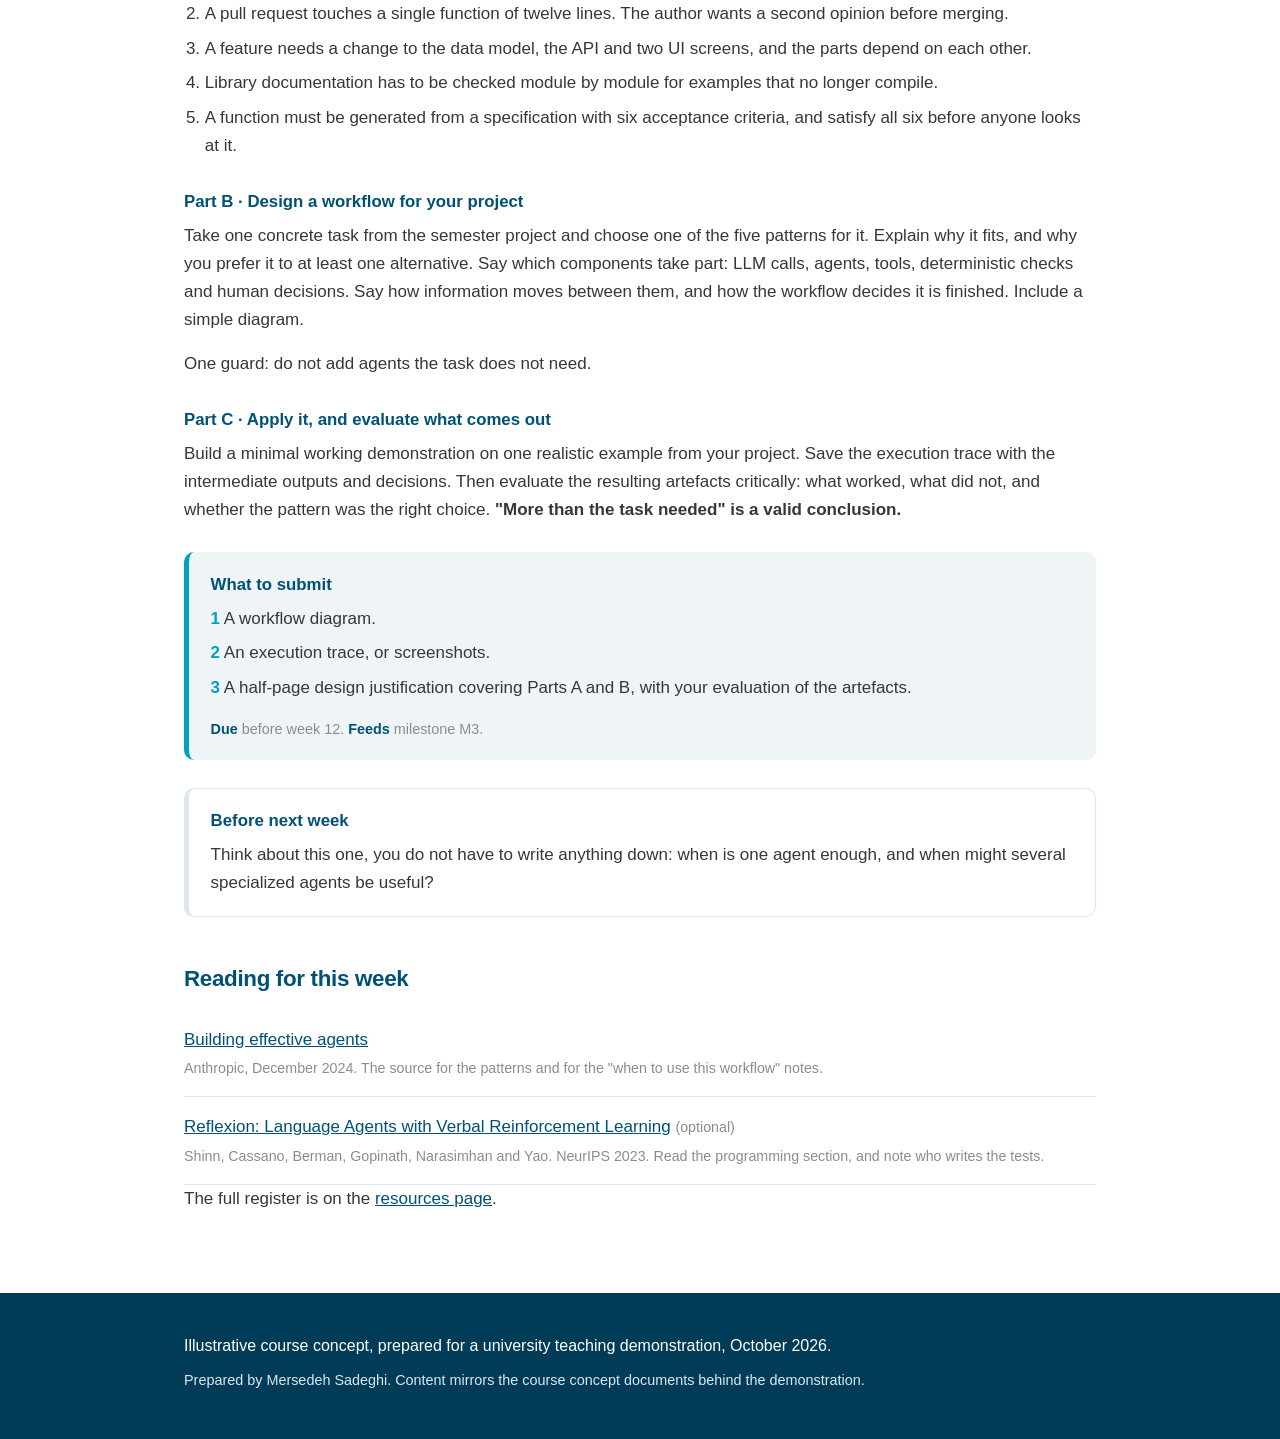
<file: week11.html>
<!DOCTYPE html>
<html lang="en">
<head>
<meta charset="utf-8">
<meta name="viewport" content="width=device-width, initial-scale=1">
<title>Week 11b &middot; Engineering Agentic Workflows</title>
<meta name="description" content="Week 11b: Engineering agentic workflows, in the unit Systematically Developing Software with AI.">
<link rel="stylesheet" href="style.css">
</head>
<body>

<header class="site-head">
  <div class="head-card">
    <a class="brand" href="index.html">
      <svg class="brand-mark" viewBox="0 0 34 34" aria-hidden="true" focusable="false"><circle cx="17" cy="17" r="15.5" fill="none" stroke="#005176" stroke-width="3"/><path d="M17 1.5a15.5 15.5 0 0 1 15.5 15.5H17Z" fill="#00A1C0"/></svg>
      <span class="brand-text">Software<br>Engineering</span>
    </a>
    <nav class="site-nav" aria-label="Main">
      <ul>
        <li><a href="index.html">Overview</a></li>
        <li><a href="schedule.html">Schedule</a></li>
        <li><a href="week11.html" aria-current="page">Week 11b</a></li>
        <li><a href="exercises.html">Exercises</a></li>
        <li><a href="project.html">Project</a></li>
        <li><a href="resources.html">Resources</a></li>
      </ul>
    </nav>
  </div>
</header>

<div class="hero">
  <div class="wrap hero-inner">
    <span class="eyebrow">Week 11b &middot; Systematically Developing Software with AI</span>
    <h1>Engineering Agentic Workflows</h1>
  </div>
</div>

<nav class="wrap crumbs" aria-label="Breadcrumb">
  <a href="index.html">Course</a><span>&rsaquo;</span>Week 11b
</nav>

<main>
<div class="wrap">
  <p class="lede">Last lecture, week 11a, covered the single agent: tools, memory and context. This one organises agentic work as a process: how agents collaborate, what the common workflow patterns are, how to choose between them, and why the check inside a loop needs criteria somebody wrote down. It closes with a software testing case study on evaluating AI-generated results. Next week takes the same question across the whole lifecycle.</p>

  <div class="box box-quiet">
    <p><span class="label">Teaching unit</span><br>Weeks 9 to 12 form one unit, <strong>Systematically Developing Software with AI</strong>. Week 11a is AI agents: tools, memory and context. Week 11b is this lecture. Week 12 is AI across the software engineering lifecycle.</p>
  </div>

  <h2>Learning objectives</h2>

  <p>By the end of this week you can:</p>

  <ul>
    <li>recognise the common agentic workflow patterns and say how they differ;</li>
    <li>select a suitable pattern for a software engineering task and apply it;</li>
    <li>explain why evaluation inside a workflow needs explicit criteria, and what goes wrong without them.</li>
  </ul>

  <h2>Lecture outline</h2>

  <ol>
    <li>One agent, and then several: how agents collaborate.</li>
    <li>Workflow or autonomous agent: what the choice actually commits you to.</li>
    <li>Five common patterns, and how to choose between them.</li>
    <li>Evaluator and optimizer in depth: the loop, a trace, four engineering decisions, and independence.</li>
    <li>Where agents sit in the lifecycle.</li>
    <li>Systematic evaluation of AI-generated results, through a software testing case study. You met testing properly in weeks 5 and 6; week 12 returns to it across the lifecycle.</li>
  </ol>

  <h2>Exercise 11 &middot; Choose and apply an agentic workflow pattern</h2>

  <p>Work in your project team of three or four. Due before week 12. Plan for roughly three hours of team time. A starter script that makes one model call and one tool call is provided with the exercise, so that your time goes into the design rather than into API setup.</p>

  <h3>Part A &middot; Recognise and compare patterns</h3>

  <p>For each of the five scenarios below, say which workflow pattern you would use and why. More than one answer can be reasonable. For at least two scenarios, name an alternative and explain the trade-off. Consider first whether a simpler, non-agentic solution would do: <strong>"no agentic workflow pattern is needed" is an acceptable answer when you justify it.</strong></p>

  <ol>
    <li>About fifty bug reports in a week, spread over the UI, the database layer and performance. The team wants them analysed efficiently and turned into one prioritised report.</li>
    <li>A pull request touches a single function of twelve lines. The author wants a second opinion before merging.</li>
    <li>A feature needs a change to the data model, the API and two UI screens, and the parts depend on each other.</li>
    <li>Library documentation has to be checked module by module for examples that no longer compile.</li>
    <li>A function must be generated from a specification with six acceptance criteria, and satisfy all six before anyone looks at it.</li>
  </ol>

  <h3>Part B &middot; Design a workflow for your project</h3>

  <p>Take one concrete task from the semester project and choose one of the five patterns for it. Explain why it fits, and why you prefer it to at least one alternative. Say which components take part: LLM calls, agents, tools, deterministic checks and human decisions. Say how information moves between them, and how the workflow decides it is finished. Include a simple diagram.</p>

  <p>One guard: do not add agents the task does not need.</p>

  <h3>Part C &middot; Apply it, and evaluate what comes out</h3>

  <p>Build a minimal working demonstration on one realistic example from your project. Save the execution trace with the intermediate outputs and decisions. Then evaluate the resulting artefacts critically: what worked, what did not, and whether the pattern was the right choice. <strong>"More than the task needed" is a valid conclusion.</strong></p>

  <div class="box">
    <h3>What to submit</h3>
    <ul class="plain">
      <li><span class="num">1</span> A workflow diagram.</li>
      <li><span class="num">2</span> An execution trace, or screenshots.</li>
      <li><span class="num">3</span> A half-page design justification covering Parts A and B, with your evaluation of the artefacts.</li>
    </ul>
    <p class="meta"><strong>Due</strong> before week 12. <strong>Feeds</strong> milestone M3.</p>
  </div>

  <div class="box box-quiet">
    <h3>Before next week</h3>
    <p>Think about this one, you do not have to write anything down: when is one agent enough, and when might several specialized agents be useful?</p>
  </div>

  <h2>Reading for this week</h2>

  <div class="ref">
    <p><a href="https://www.anthropic.com/research/building-effective-agents">Building effective agents</a></p>
    <p class="venue">Anthropic, December 2024. The source for the patterns and for the "when to use this workflow" notes.</p>
  </div>

  <div class="ref">
    <p><a href="https://arxiv.org/abs/2303.11366">Reflexion: Language Agents with Verbal Reinforcement Learning</a> <span class="venue">(optional)</span></p>
    <p class="venue">Shinn, Cassano, Berman, Gopinath, Narasimhan and Yao. NeurIPS 2023. Read the programming section, and note who writes the tests.</p>
  </div>

  <p>The full register is on the <a href="resources.html">resources page</a>.</p>
</div>
</main>

<footer class="site-foot">
  <div class="wrap">
    <p class="honesty">Illustrative course concept, prepared for a university teaching demonstration, October 2026.</p>
    <p>Prepared by Mersedeh Sadeghi. Content mirrors the course concept documents behind the demonstration.</p>
  </div>
</footer>

</body>
</html>
</file>
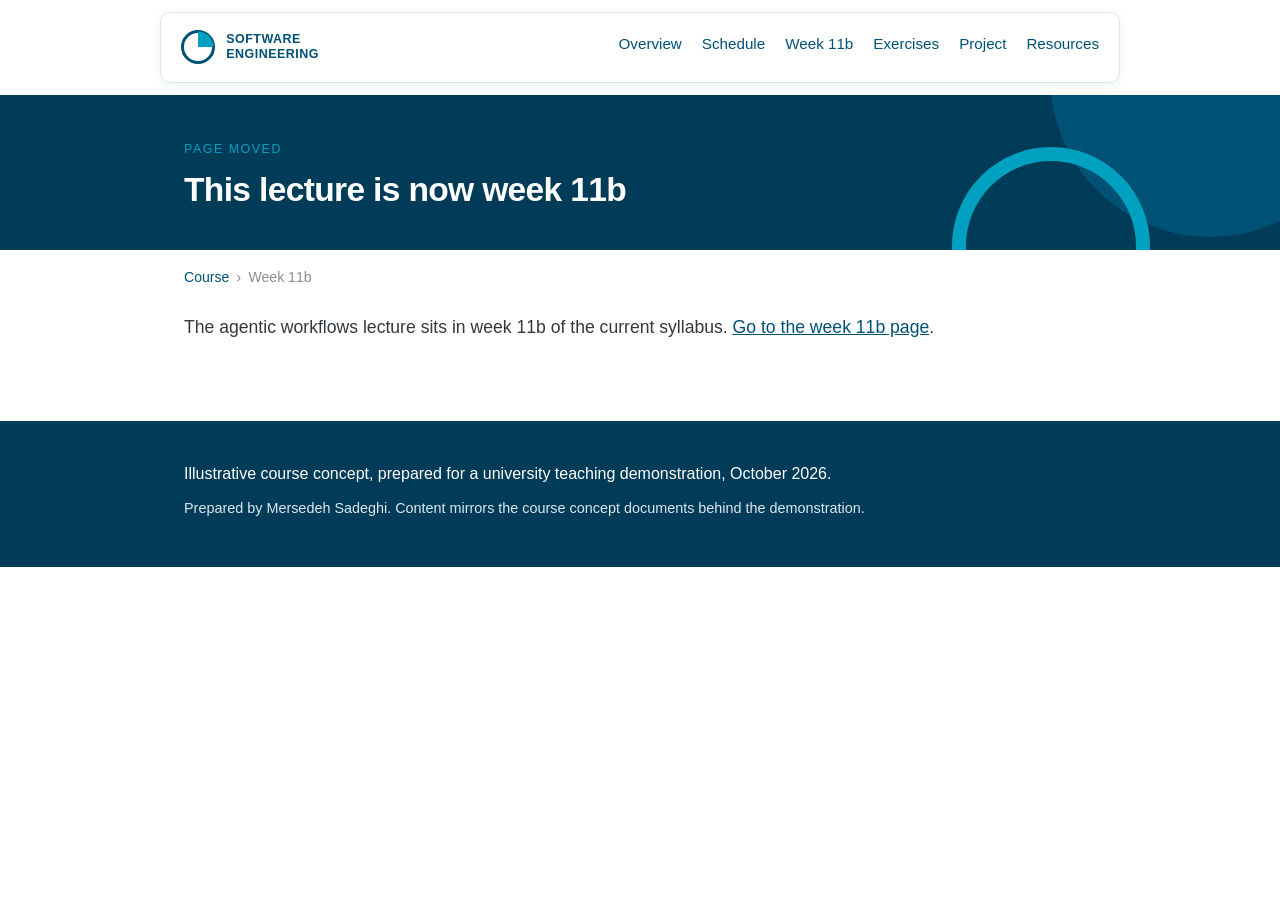
<file: week5.html>
<!DOCTYPE html>
<html lang="en">
<head>
<meta charset="utf-8">
<meta name="viewport" content="width=device-width, initial-scale=1">
<title>Moved &middot; Software Engineering</title>
<meta name="description" content="This page has moved to week 11b.">
<link rel="stylesheet" href="style.css">
</head>
<body>

<header class="site-head">
  <div class="head-card">
    <a class="brand" href="index.html">
      <svg class="brand-mark" viewBox="0 0 34 34" aria-hidden="true" focusable="false"><circle cx="17" cy="17" r="15.5" fill="none" stroke="#005176" stroke-width="3"/><path d="M17 1.5a15.5 15.5 0 0 1 15.5 15.5H17Z" fill="#00A1C0"/></svg>
      <span class="brand-text">Software<br>Engineering</span>
    </a>
    <nav class="site-nav" aria-label="Main">
      <ul>
        <li><a href="index.html">Overview</a></li>
        <li><a href="schedule.html">Schedule</a></li>
        <li><a href="week11.html">Week 11b</a></li>
        <li><a href="exercises.html">Exercises</a></li>
        <li><a href="project.html">Project</a></li>
        <li><a href="resources.html">Resources</a></li>
      </ul>
    </nav>
  </div>
</header>

<div class="hero">
  <div class="wrap hero-inner">
    <span class="eyebrow">Page moved</span>
    <h1>This lecture is now week 11b</h1>
  </div>
</div>

<nav class="wrap crumbs" aria-label="Breadcrumb">
  <a href="index.html">Course</a><span>&rsaquo;</span>Week 11b
</nav>

<main>
<div class="wrap">
  <p class="lede">The agentic workflows lecture sits in week 11b of the current syllabus. <a href="week11.html">Go to the week 11b page</a>.</p>
</div>
</main>

<footer class="site-foot">
  <div class="wrap">
    <p class="honesty">Illustrative course concept, prepared for a university teaching demonstration, October 2026.</p>
    <p>Prepared by Mersedeh Sadeghi. Content mirrors the course concept documents behind the demonstration.</p>
  </div>
</footer>

</body>
</html>
</file>
<file: style.css>
/* Systematically Developing Software with AI
   Illustrative course concept, prepared for a university teaching demonstration, October 2026. */

:root {
  --blue:  #005176;
  --blue-d:#003b57;
  --cyan:  #00A1C0;
  --coral: #E05A52;
  --ink:   #33383D;
  --muted: #8C8C8C;
  --tint:  #EFF4F7;
  --pale:  #DDE8EE;
  --radius: 10px;
}

* { box-sizing: border-box; }

html { -webkit-text-size-adjust: 100%; scroll-behavior: smooth; }

body {
  margin: 0;
  background: #fff;
  color: var(--ink);
  font-family: Arial, Helvetica, sans-serif;
  font-size: 17px;
  line-height: 1.65;
}

.wrap {
  max-width: 60rem;
  margin: 0 auto;
  padding: 0 1.5rem;
}

.wrap-narrow { max-width: 48rem; }

/* Floating header card */

.site-head {
  position: sticky;
  top: 0;
  z-index: 20;
  padding: 0.75rem 1.5rem 0.75rem;
  background: #fff;
}

.head-card {
  max-width: 60rem;
  margin: 0 auto;
  background: #fff;
  border: 1px solid var(--pale);
  border-radius: var(--radius);
  box-shadow: 0 2px 10px rgba(0, 59, 87, 0.07);
  padding: 0.85rem 1.25rem;
  display: flex;
  flex-wrap: wrap;
  align-items: center;
  gap: 0.5rem 1.75rem;
}

.brand {
  display: flex;
  align-items: center;
  gap: 0.7rem;
  text-decoration: none;
  margin-right: auto;
}

.brand-mark {
  flex: none;
  width: 34px;
  height: 34px;
}

.brand-text {
  font-size: 0.78rem;
  line-height: 1.25;
  font-weight: bold;
  letter-spacing: 0.04em;
  text-transform: uppercase;
  color: var(--blue);
  max-width: 16rem;
}

.tcap {
  color: var(--muted);
  font-size: 0.85rem;
  margin: 1.5rem 0 0.6rem;
}

.tcap + .table-card { margin-top: 0; }

.site-nav ul {
  list-style: none;
  margin: 0;
  padding: 0;
  display: flex;
  flex-wrap: wrap;
  gap: 0.2rem 1.25rem;
}

.site-nav a {
  display: inline-block;
  padding: 0.25rem 0;
  color: var(--blue);
  text-decoration: none;
  font-size: 0.95rem;
  border-bottom: 2px solid transparent;
}

.site-nav a:hover { border-bottom-color: var(--cyan); }

.site-nav a[aria-current="page"] {
  color: var(--ink);
  border-bottom-color: var(--cyan);
}

/* Hero band, drawn in CSS so the site carries no imagery it does not own */

.hero {
  margin-top: -3.6rem;
  padding-top: 3.6rem;
  background: var(--blue-d);
  color: #fff;
  overflow: hidden;
  position: relative;
}

.hero::before,
.hero::after {
  content: "";
  position: absolute;
  border-radius: 50%;
  pointer-events: none;
}

.hero::before {
  width: 320px; height: 320px;
  right: -90px; top: -120px;
  background: var(--blue);
}

.hero::after {
  width: 170px; height: 170px;
  right: 130px; bottom: -95px;
  border: 14px solid var(--cyan);
  background: transparent;
}

.hero-inner {
  position: relative;
  z-index: 1;
  padding-top: 2.75rem;
  padding-bottom: 2.5rem;
}

.hero .eyebrow {
  display: block;
  font-size: 0.78rem;
  letter-spacing: 0.12em;
  text-transform: uppercase;
  color: var(--cyan);
  margin-bottom: 0.75rem;
}

.hero h1 {
  margin: 0;
  color: #fff;
  font-size: 2.1rem;
  line-height: 1.15;
  letter-spacing: -0.02em;
  max-width: 24ch;
}

.hero p {
  margin: 0.9rem 0 0;
  max-width: 60ch;
  color: var(--pale);
  font-size: 1.05rem;
}

.hero-dot { background: var(--coral) !important; border: none !important; }

/* Breadcrumb */

.crumbs {
  padding-top: 1rem;
  font-size: 0.88rem;
  color: var(--muted);
}

.crumbs a { color: var(--blue); text-decoration: none; }
.crumbs a:hover { text-decoration: underline; }
.crumbs span { padding: 0 0.45rem; }

/* Main content */

main { padding: 0 0 4rem; }

h1 {
  font-size: 1.9rem;
  line-height: 1.2;
  color: var(--blue);
  margin: 0 0 0.75rem;
  letter-spacing: -0.02em;
}

h2 {
  font-size: 1.4rem;
  color: var(--blue);
  margin: 2.75rem 0 0.75rem;
  letter-spacing: -0.015em;
}

h3 {
  font-size: 1.05rem;
  color: var(--blue);
  margin: 1.75rem 0 0.4rem;
}

p { margin: 0 0 1rem; }

a { color: var(--blue); }

.lede {
  font-size: 1.1rem;
  line-height: 1.6;
  margin-top: 1.5rem;
}

ul, ol { margin: 0 0 1rem; padding-left: 1.3rem; }
li { margin-bottom: 0.4rem; }

.plain { list-style: none; padding-left: 0; }

.label {
  color: var(--muted);
  font-size: 0.8rem;
  letter-spacing: 0.08em;
  text-transform: uppercase;
}

.num { color: var(--cyan); font-weight: bold; }

/* Teaser cards */

.cards {
  display: grid;
  grid-template-columns: repeat(2, 1fr);
  gap: 1.5rem;
  margin: 1.75rem 0 1rem;
}

.card {
  display: flex;
  flex-direction: column;
  border: 1px solid var(--pale);
  border-radius: var(--radius);
  overflow: hidden;
  text-decoration: none;
  color: inherit;
  background: #fff;
  transition: box-shadow 0.15s ease, transform 0.15s ease;
}

.card:hover {
  box-shadow: 0 6px 18px rgba(0, 59, 87, 0.1);
  transform: translateY(-2px);
}

.card-panel {
  height: 112px;
  position: relative;
  overflow: hidden;
  background: var(--blue-d);
}

.card-panel::before,
.card-panel::after {
  content: "";
  position: absolute;
  border-radius: 50%;
}

.card:nth-child(1) .card-panel::before { width: 130px; height: 130px; right: -30px; top: -45px; background: var(--blue); }
.card:nth-child(1) .card-panel::after  { width: 56px;  height: 56px;  right: 28px;  bottom: -24px; border: 9px solid var(--coral); }

.card:nth-child(2) .card-panel { background: var(--tint); }
.card:nth-child(2) .card-panel::before { width: 74px; height: 74px; left: 22px; top: -26px; border: 9px solid var(--cyan); }
.card:nth-child(2) .card-panel::after  { width: 46px; height: 46px; right: 30px; bottom: 22px; background: var(--coral); }

.card:nth-child(3) .card-panel::before { width: 150px; height: 150px; left: -50px; bottom: -70px; background: var(--cyan); }
.card:nth-child(3) .card-panel::after  { width: 44px;  height: 44px;  right: 36px;  top: 26px; background: var(--coral); }

.card:nth-child(4) .card-panel { background: var(--tint); }
.card:nth-child(4) .card-panel::before { width: 120px; height: 120px; right: -35px; top: -40px; background: var(--blue); }
.card:nth-child(4) .card-panel::after  { width: 58px;  height: 58px;  left: 30px;  bottom: -26px; border: 9px solid var(--cyan); }

.card:nth-child(5) .card-panel::before { width: 128px; height: 128px; right: -40px; bottom: -60px; background: var(--blue); }
.card:nth-child(5) .card-panel::after  { width: 64px;  height: 64px;  left: 26px;  top: -28px; border: 9px solid var(--cyan); }

.card-body {
  padding: 1.1rem 1.25rem 1.35rem;
  flex: 1;
  display: flex;
  flex-direction: column;
}

.card-body h3 { margin: 0 0 0.4rem; font-size: 1.08rem; }
.card-body p { font-size: 0.95rem; margin: 0; flex: 1; }

.card-go {
  align-self: flex-end;
  margin-top: 1rem;
  width: 32px;
  height: 32px;
  border-radius: 50%;
  background: var(--blue);
  color: #fff;
  display: flex;
  align-items: center;
  justify-content: center;
  font-size: 0.95rem;
  line-height: 1;
}

.card:hover .card-go { background: var(--cyan); }

/* Boxes */

.box {
  background: var(--tint);
  border-radius: var(--radius);
  border-left: 5px solid var(--cyan);
  padding: 1.15rem 1.35rem;
  margin: 1.75rem 0;
}

.box > :last-child { margin-bottom: 0; }
.box h3 { margin-top: 0; }

.box-quiet { background: #fff; border: 1px solid var(--pale); border-left: 5px solid var(--pale); }
.box-flag  { border-left-color: var(--coral); }

.policy {
  margin: 1.75rem 0;
  padding: 1.4rem 1.5rem;
  background: var(--blue-d);
  border-radius: var(--radius);
  color: #fff;
  font-size: 1.12rem;
  line-height: 1.5;
}

/* Tables */

.table-card {
  border: 1px solid var(--pale);
  border-radius: var(--radius);
  overflow: hidden;
  margin: 1.5rem 0 1.75rem;
}

table { width: 100%; border-collapse: collapse; font-size: 0.95rem; }

caption {
  text-align: left;
  color: var(--muted);
  font-size: 0.85rem;
  padding: 0 0 0.6rem;
}

th, td {
  text-align: left;
  vertical-align: top;
  padding: 0.75rem 1rem;
  border-bottom: 1px solid var(--pale);
}

thead th {
  background: var(--tint);
  color: var(--blue);
  font-size: 0.76rem;
  letter-spacing: 0.08em;
  text-transform: uppercase;
}

tbody tr:last-child td { border-bottom: none; }
tbody tr.here { background: var(--tint); }
tbody tr.here td { box-shadow: inset 3px 0 0 var(--cyan); }

td.wk { color: var(--cyan); font-weight: bold; white-space: nowrap; }

tr.block-head td {
  background: var(--blue-d);
  color: #fff;
  font-weight: bold;
  font-size: 0.82rem;
  letter-spacing: 0.08em;
  text-transform: uppercase;
  padding: 0.6rem 1rem;
}

/* Entry lists */

.entry {
  padding: 1.5rem 0;
  border-bottom: 1px solid var(--pale);
}

.entry:last-of-type { border-bottom: none; }
.entry h3 { margin-top: 0; }

.entry h3 .wkno {
  display: inline-flex;
  align-items: center;
  justify-content: center;
  width: 28px; height: 28px;
  border-radius: 50%;
  background: var(--tint);
  color: var(--cyan);
  font-size: 0.88rem;
  margin-right: 0.6rem;
  vertical-align: middle;
}

.meta {
  margin: 0.6rem 0 0;
  font-size: 0.9rem;
  color: var(--muted);
}

.meta strong { color: var(--blue); font-weight: bold; }

/* Resources */

.ref { padding: 1rem 0; border-bottom: 1px solid var(--pale); }
.ref:last-child { border-bottom: none; }
.ref p { margin: 0; }
.ref .venue { color: var(--muted); font-size: 0.89rem; margin-top: 0.2rem; }

/* Footer */

.site-foot {
  background: var(--blue-d);
  color: var(--pale);
  padding: 2.5rem 0;
  font-size: 0.9rem;
}

.site-foot .honesty {
  color: #fff;
  font-size: 1rem;
  margin: 0 0 0.6rem;
}

.site-foot p { margin: 0 0 0.4rem; }
.site-foot a { color: #fff; }

/* Narrow screens */

@media (max-width: 46rem) {
  body { font-size: 16px; }
  .wrap { padding: 0 1rem; }
  .site-head { position: static; padding: 0.6rem 1rem; }
  .hero { margin-top: 0; padding-top: 0; }
  .head-card { padding: 0.7rem 0.9rem; }
  .site-nav ul { gap: 0.1rem 1rem; }
  .site-nav a { font-size: 0.9rem; }
  .hero h1 { font-size: 1.6rem; }
  .hero-inner { padding-top: 2rem; padding-bottom: 1.9rem; }
  .hero::before { width: 210px; height: 210px; right: -80px; top: -90px; }
  .hero::after { width: 110px; height: 110px; right: 80px; bottom: -70px; border-width: 10px; }
  h1 { font-size: 1.5rem; }
  h2 { font-size: 1.22rem; }

  .cards { grid-template-columns: 1fr; gap: 1.1rem; }

  .table-card { border: none; border-radius: 0; }
  table, caption, thead, tbody, tr, td { display: block; width: 100%; }
  thead { display: none; }
  caption { padding-bottom: 0.75rem; }

  tbody tr {
    padding: 0.9rem 0;
    border-bottom: 1px solid var(--pale);
  }

  tbody tr.here {
    padding-left: 0.8rem;
    border-left: 4px solid var(--cyan);
    border-radius: 0 var(--radius) var(--radius) 0;
  }

  tbody tr.here td { box-shadow: none; }

  td { border: none; padding: 0.1rem 0; }

  td[data-label]::before {
    content: attr(data-label);
    display: block;
    color: var(--muted);
    font-size: 0.72rem;
    letter-spacing: 0.08em;
    text-transform: uppercase;
    margin-top: 0.5rem;
  }

  tr.block-head { padding: 0; border-bottom: none; }
  tr.block-head td { padding: 0.55rem 0.8rem; border-radius: 6px; }
  tr.block-head td::before { content: none; }
}
</file>
